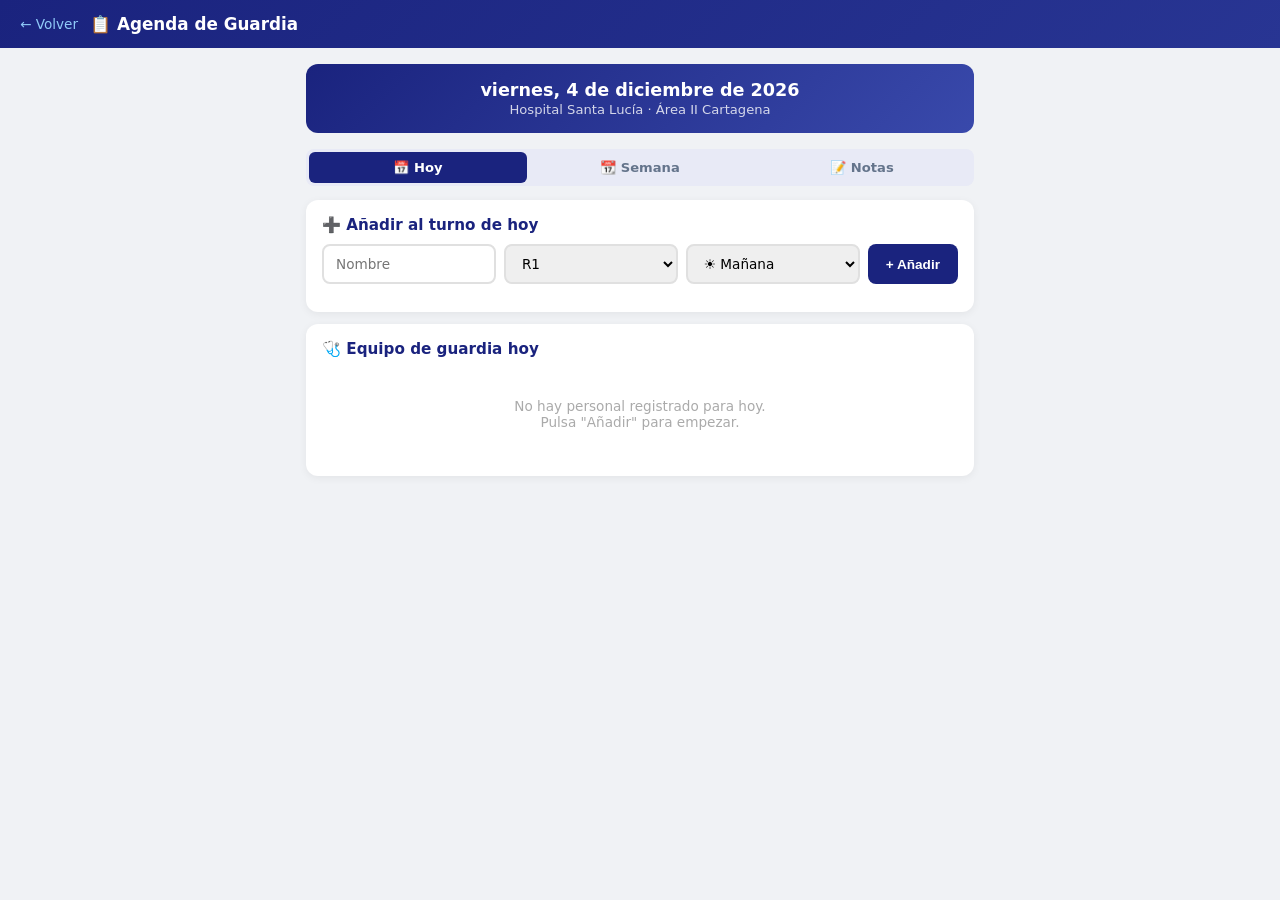
<file: agenda-guardia.html>
<!DOCTYPE html>
<html lang="es">
<head>
<meta charset="UTF-8">
<meta name="viewport" content="width=device-width, initial-scale=1.0, maximum-scale=5.0">
<title>Agenda de Guardia | Área II Cartagena</title>
<style>
*{margin:0;padding:0;box-sizing:border-box}
:root{--green:#1a6b4a;--green-l:#e8f5e9;--bg:#f0f2f5;--card:#fff;--text:#1a1a2e;--muted:#64748b;--r:12px}
body{font-family:'Segoe UI',system-ui,sans-serif;background:var(--bg);color:var(--text);min-height:100vh}
.nav{background:linear-gradient(135deg,#1a237e,#283593);padding:14px 20px;color:#fff;display:flex;align-items:center;gap:12px;position:sticky;top:0;z-index:100}
.nav h1{font-size:1.05rem;font-weight:700}.nav a{color:#90caf9;text-decoration:none;font-size:.85rem}
.container{max-width:700px;margin:0 auto;padding:16px}
.today-bar{background:linear-gradient(135deg,#1a237e,#3949ab);color:#fff;border-radius:var(--r);padding:16px 20px;margin-bottom:16px;text-align:center}
.today-bar .date{font-size:1.1rem;font-weight:700}.today-bar .sub{font-size:.82rem;opacity:.8;margin-top:2px}
.card{background:var(--card);border-radius:var(--r);padding:16px;box-shadow:0 2px 8px rgba(0,0,0,.06);margin-bottom:12px}
.card h3{font-size:.95rem;color:#1a237e;margin-bottom:10px;display:flex;align-items:center;gap:8px}
.guard-form{display:flex;gap:8px;flex-wrap:wrap;margin-bottom:12px}
.guard-form input,.guard-form select{padding:9px 12px;border:2px solid #e0e0e0;border-radius:8px;font-size:.85rem;font-family:inherit;flex:1;min-width:120px}
.guard-form input:focus,.guard-form select:focus{outline:none;border-color:#1a237e}
.btn-add{background:#1a237e;color:#fff;border:none;padding:9px 18px;border-radius:8px;font-size:.85rem;font-weight:700;cursor:pointer;white-space:nowrap}
.guard-list{display:flex;flex-direction:column;gap:8px}
.guard-item{display:flex;align-items:center;gap:10px;padding:12px;border:1px solid #e8eaf6;border-radius:8px;background:#f5f5ff;transition:all .2s}
.guard-item:hover{background:#e8eaf6}
.guard-item .avatar{width:36px;height:36px;border-radius:50%;background:#c5cae9;display:flex;align-items:center;justify-content:center;font-size:.85rem;font-weight:700;color:#1a237e;flex-shrink:0}
.guard-item .info{flex:1}
.guard-item .name{font-weight:600;font-size:.88rem;color:#1a237e}
.guard-item .role{font-size:.76rem;color:var(--muted)}
.guard-item .time{font-size:.78rem;color:#3949ab;font-weight:600;background:#e8eaf6;padding:4px 8px;border-radius:6px}
.guard-item .actions{display:flex;gap:4px}
.guard-item .actions button{background:none;border:none;font-size:1rem;cursor:pointer;padding:4px;border-radius:4px}
.guard-item .actions button:hover{background:#e8eaf6}
.tab-bar{display:flex;gap:4px;margin-bottom:14px;background:#e8eaf6;border-radius:8px;padding:3px}
.tab-bar button{flex:1;padding:8px;border:none;border-radius:6px;cursor:pointer;font-size:.82rem;font-weight:600;font-family:inherit;background:transparent;color:var(--muted)}
.tab-bar button.active{background:#1a237e;color:#fff}
.notes-area{min-height:100px;border:2px solid #e0e0e0;border-radius:8px;padding:12px;font-family:inherit;font-size:.88rem;width:100%;resize:vertical}
.notes-area:focus{outline:none;border-color:#1a237e}
.empty{text-align:center;padding:30px;color:#aaa;font-size:.85rem}
.badge{display:inline-block;padding:2px 8px;border-radius:10px;font-size:.7rem;font-weight:700}
.badge-r1{background:#e8f5e9;color:#1b5e20}.badge-r2{background:#e3f2fd;color:#0d47a1}.badge-r3{background:#fce4ec;color:#880e4f}.badge-r4{background:#fff3e0;color:#e65100}.badge-adj{background:#f3e5f5;color:#4a148c}
</style>
</head>
<body>
<div class="nav"><a href="javascript:history.back()">← Volver</a><h1>📋 Agenda de Guardia</h1></div>
<div class="container">
    <div class="today-bar">
        <div class="date" id="todayDate"></div>
        <div class="sub">Hospital Santa Lucía · Área II Cartagena</div>
    </div>

    <div class="tab-bar">
        <button class="active" onclick="showGuardTab('hoy',this)">📅 Hoy</button>
        <button onclick="showGuardTab('semana',this)">📆 Semana</button>
        <button onclick="showGuardTab('notas',this)">📝 Notas</button>
    </div>

    <div id="tab-hoy">
        <div class="card">
            <h3>➕ Añadir al turno de hoy</h3>
            <div class="guard-form">
                <input type="text" id="guardNombre" placeholder="Nombre">
                <select id="guardRol">
                    <option value="R1">R1</option><option value="R2">R2</option><option value="R3">R3</option><option value="R4">R4</option>
                    <option value="Adjunto">Adjunto</option><option value="Enfermería">Enfermería</option><option value="MIR otro">MIR otro</option>
                </select>
                <select id="guardTurno">
                    <option value="08:00-15:00">☀️ Mañana</option><option value="15:00-22:00">🌆 Tarde</option><option value="22:00-08:00">🌙 Noche</option><option value="08:00-08:00">🔄 24h</option>
                </select>
                <button class="btn-add" onclick="addGuard()">+ Añadir</button>
            </div>
        </div>

        <div class="card">
            <h3>🩺 Equipo de guardia hoy</h3>
            <div class="guard-list" id="guardList">
                <div class="empty">No hay personal registrado para hoy.<br>Pulsa "Añadir" para empezar.</div>
            </div>
        </div>
    </div>

    <div id="tab-semana" style="display:none;">
        <div class="card">
            <h3>📆 Guardias esta semana</h3>
            <div id="weekView"></div>
        </div>
    </div>

    <div id="tab-notas" style="display:none;">
        <div class="card">
            <h3>📝 Notas de guardia</h3>
            <p style="font-size:.8rem;color:var(--muted);margin-bottom:8px;">Apuntes generales, cambios de turno, avisos importantes...</p>
            <textarea class="notes-area" id="guardNotas" placeholder="Escribe notas para el equipo de guardia..." oninput="saveNotes()"></textarea>
            <div style="margin-top:8px;display:flex;gap:8px;">
                <button onclick="copyNotes()" style="padding:8px 14px;background:#e8eaf6;border:1px solid #c5cae9;border-radius:6px;cursor:pointer;font-size:.8rem;font-weight:600;color:#1a237e;font-family:inherit;">📋 Copiar</button>
                <button onclick="if(confirm('¿Borrar notas?')){document.getElementById('guardNotas').value='';saveNotes();}" style="padding:8px 14px;background:#fef2f2;border:1px solid #fca5a5;border-radius:6px;cursor:pointer;font-size:.8rem;font-weight:600;color:#dc2626;font-family:inherit;">🗑️ Borrar</button>
            </div>
        </div>
    </div>
</div>

<script>
var guards=JSON.parse(localStorage.getItem('guardias_hoy')||'[]');
var today=new Date();
var opts={weekday:'long',year:'numeric',month:'long',day:'numeric'};
document.getElementById('todayDate').textContent=today.toLocaleDateString('es-ES',opts);

// Check if stored date is today, otherwise clear
var storedDate=localStorage.getItem('guardias_fecha');
var todayStr=today.toISOString().split('T')[0];
if(storedDate!==todayStr){
    guards=[];
    localStorage.setItem('guardias_hoy','[]');
    localStorage.setItem('guardias_fecha',todayStr);
}

function addGuard(){
    var nombre=document.getElementById('guardNombre').value.trim();
    if(!nombre){alert('Escribe un nombre');return;}
    var rol=document.getElementById('guardRol').value;
    var turno=document.getElementById('guardTurno').value;
    guards.push({nombre:nombre,rol:rol,turno:turno,id:Date.now()});
    localStorage.setItem('guardias_hoy',JSON.stringify(guards));
    localStorage.setItem('guardias_fecha',todayStr);
    document.getElementById('guardNombre').value='';
    renderGuards();
    // Save to week
    var week=JSON.parse(localStorage.getItem('guardias_semana')||'{}');
    if(!week[todayStr]) week[todayStr]=[];
    week[todayStr]=guards;
    localStorage.setItem('guardias_semana',JSON.stringify(week));
}

function removeGuard(id){
    guards=guards.filter(g=>g.id!==id);
    localStorage.setItem('guardias_hoy',JSON.stringify(guards));
    renderGuards();
}

function renderGuards(){
    var el=document.getElementById('guardList');
    if(guards.length===0){
        el.innerHTML='<div class="empty">No hay personal registrado para hoy.<br>Pulsa "Añadir" para empezar.</div>';
        return;
    }
    var badgeClass={'R1':'badge-r1','R2':'badge-r2','R3':'badge-r3','R4':'badge-r4','Adjunto':'badge-adj','Enfermería':'badge-r2','MIR otro':'badge-r1'};
    var h='';
    guards.forEach(function(g){
        var initials=g.nombre.split(' ').map(w=>w[0]).join('').toUpperCase().substring(0,2);
        h+='<div class="guard-item">';
        h+='<div class="avatar">'+initials+'</div>';
        h+='<div class="info"><div class="name">'+g.nombre+' <span class="badge '+(badgeClass[g.rol]||'badge-r1')+'">'+g.rol+'</span></div>';
        h+='<div class="role">'+g.turno+'</div></div>';
        h+='<div class="actions"><button onclick="removeGuard('+g.id+')" title="Eliminar">🗑️</button></div>';
        h+='</div>';
    });
    el.innerHTML=h;
}

function showGuardTab(tab,btn){
    document.querySelectorAll('.tab-bar button').forEach(b=>b.classList.remove('active'));
    btn.classList.add('active');
    document.getElementById('tab-hoy').style.display=tab==='hoy'?'block':'none';
    document.getElementById('tab-semana').style.display=tab==='semana'?'block':'none';
    document.getElementById('tab-notas').style.display=tab==='notas'?'block':'none';
    if(tab==='semana') renderWeek();
}

function renderWeek(){
    var week=JSON.parse(localStorage.getItem('guardias_semana')||'{}');
    var el=document.getElementById('weekView');
    var h='';
    var d=new Date();d.setDate(d.getDate()-d.getDay()+1);
    for(var i=0;i<7;i++){
        var ds=d.toISOString().split('T')[0];
        var dayName=d.toLocaleDateString('es-ES',{weekday:'short',day:'numeric'});
        var isToday=ds===todayStr;
        var dayGuards=week[ds]||[];
        h+='<div style="padding:10px;border-bottom:1px solid #e8eaf6;'+(isToday?'background:#e8eaf6;border-radius:8px;':'')+'margin-bottom:4px;">';
        h+='<div style="font-weight:700;font-size:.85rem;color:'+(isToday?'#1a237e':'#666')+';">'+dayName+(isToday?' (hoy)':'')+'</div>';
        if(dayGuards.length>0){
            dayGuards.forEach(function(g){
                h+='<div style="font-size:.8rem;color:#555;margin-top:2px;">• '+g.nombre+' <span class="badge '+(({'R1':'badge-r1','R2':'badge-r2','R3':'badge-r3','R4':'badge-r4','Adjunto':'badge-adj'})[g.rol]||'badge-r1')+'">'+g.rol+'</span> '+g.turno+'</div>';
            });
        } else {
            h+='<div style="font-size:.78rem;color:#ccc;">Sin registros</div>';
        }
        h+='</div>';
        d.setDate(d.getDate()+1);
    }
    el.innerHTML=h;
}

function saveNotes(){localStorage.setItem('guardias_notas',document.getElementById('guardNotas').value);}
function copyNotes(){navigator.clipboard.writeText(document.getElementById('guardNotas').value).then(()=>alert('✅ Notas copiadas'));}

// Init
renderGuards();
document.getElementById('guardNotas').value=localStorage.getItem('guardias_notas')||'';
</script>
</body>
</html>
</file>
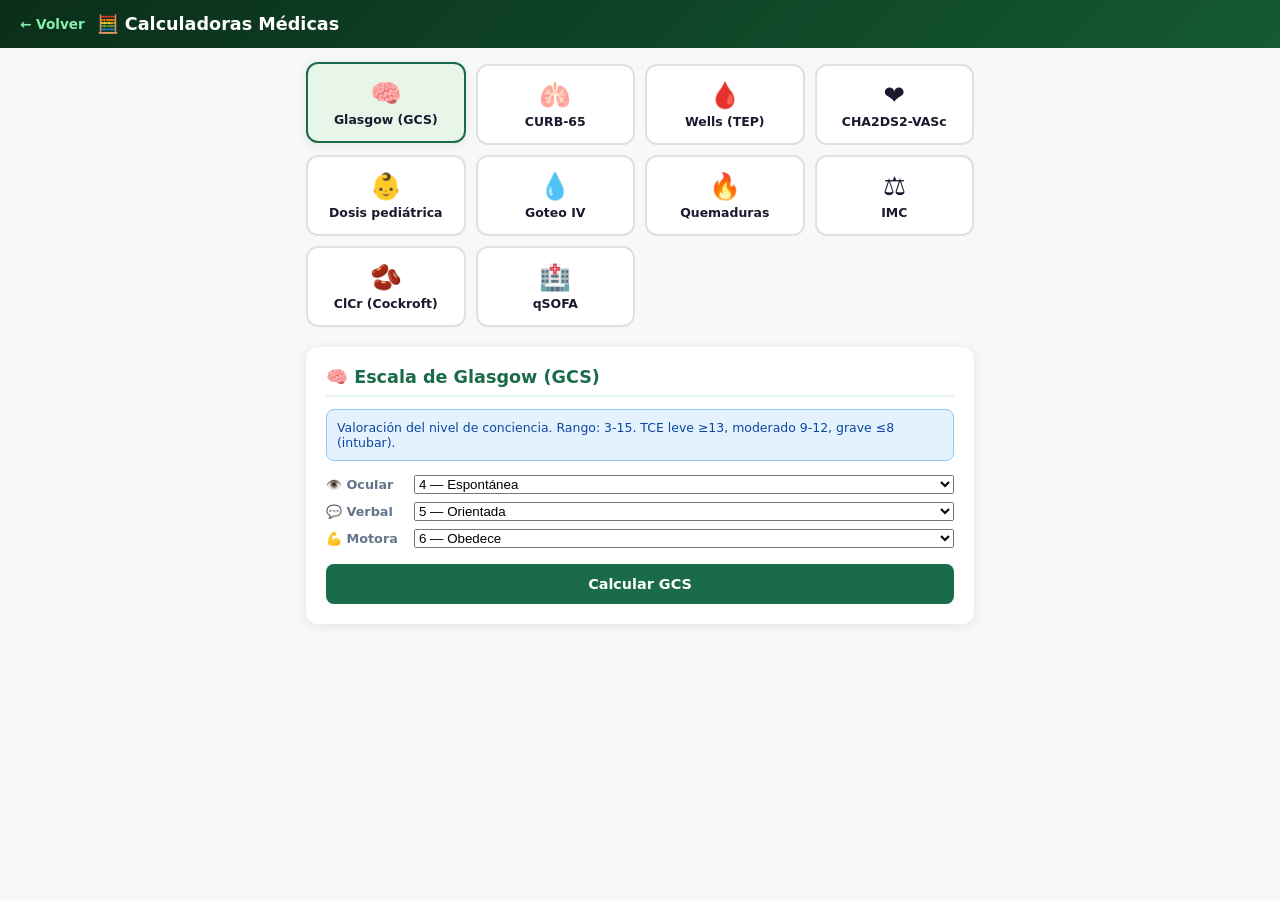
<file: calculadoras.html>
<!DOCTYPE html>
<html lang="es">
<head>
<meta charset="UTF-8">
<meta name="viewport" content="width=device-width, initial-scale=1.0, maximum-scale=5.0">
<title>Calculadoras Médicas | Área II Cartagena</title>
<style>
*{margin:0;padding:0;box-sizing:border-box}
:root{--green:#1a6b4a;--green-light:#e8f5e9;--bg:#f7f8fa;--card:#fff;--text:#1a1a2e;--muted:#64748b;--radius:12px;--shadow:0 2px 12px rgba(0,0,0,.08)}
body{font-family:'Segoe UI',system-ui,sans-serif;background:var(--bg);color:var(--text);min-height:100vh}
.nav{background:linear-gradient(135deg,#0a2e1a,#145a32);padding:14px 20px;color:#fff;display:flex;align-items:center;gap:12px;position:sticky;top:0;z-index:100}
.nav h1{font-size:1.1rem;font-weight:700}
.nav a{color:#86efac;text-decoration:none;font-size:.85rem;font-weight:600}
.container{max-width:700px;margin:0 auto;padding:16px}
.calc-grid{display:grid;grid-template-columns:repeat(auto-fill,minmax(150px,1fr));gap:10px;margin-bottom:20px}
.calc-btn{background:var(--card);border:2px solid #e0e0e0;border-radius:var(--radius);padding:14px 10px;cursor:pointer;text-align:center;transition:all .2s;font-family:inherit}
.calc-btn:hover,.calc-btn.active{border-color:var(--green);background:var(--green-light);transform:translateY(-2px);box-shadow:var(--shadow)}
.calc-btn .icon{font-size:1.6rem;margin-bottom:4px}
.calc-btn .label{font-size:.78rem;font-weight:700;color:var(--text)}
.calc-panel{display:none;background:var(--card);border-radius:var(--radius);padding:20px;box-shadow:var(--shadow);margin-bottom:20px}
.calc-panel.active{display:block}
.calc-panel h2{font-size:1.1rem;color:var(--green);margin-bottom:12px;padding-bottom:8px;border-bottom:2px solid var(--green-light)}
.field{margin-bottom:12px}
.field label{display:block;font-size:.82rem;font-weight:600;color:var(--muted);margin-bottom:4px}
.field select,.field input{width:100%;padding:10px 12px;border:2px solid #e0e0e0;border-radius:8px;font-size:.9rem;font-family:inherit;background:#fff}
.field select:focus,.field input:focus{outline:none;border-color:var(--green)}
.radio-group{display:flex;flex-wrap:wrap;gap:6px}
.radio-group label{padding:8px 14px;border:2px solid #e0e0e0;border-radius:8px;cursor:pointer;font-size:.82rem;font-weight:600;transition:all .2s}
.radio-group input{display:none}
.radio-group input:checked+span{background:var(--green);color:#fff;border-color:var(--green)}
.radio-group label:has(input:checked){background:var(--green);color:#fff;border-color:var(--green)}
.btn-calc{background:var(--green);color:#fff;border:none;padding:12px 24px;border-radius:8px;font-size:.9rem;font-weight:700;cursor:pointer;width:100%;margin-top:8px;font-family:inherit}
.btn-calc:hover{opacity:.9}
.result-box{margin-top:14px;padding:16px;border-radius:var(--radius);font-size:.95rem;line-height:1.6;display:none}
.result-box.show{display:block}
.result-box.green{background:#e8f5e9;border:2px solid #66bb6a;color:#1b5e20}
.result-box.yellow{background:#fff8e1;border:2px solid #ffc107;color:#6d4c00}
.result-box.orange{background:#fff3e0;border:2px solid #ff9800;color:#e65100}
.result-box.red{background:#fef2f2;border:2px solid #ef5350;color:#b71c1c}
.result-box .score{font-size:2rem;font-weight:800;text-align:center;margin-bottom:6px}
.result-box .interpret{font-weight:600;text-align:center;margin-bottom:8px}
.info-box{background:#e3f2fd;border:1px solid #90caf9;border-radius:8px;padding:10px;font-size:.78rem;color:#0d47a1;margin-bottom:14px}
.gcs-row{display:flex;gap:8px;margin-bottom:8px;align-items:center}
.gcs-row .gcs-label{width:80px;font-size:.8rem;font-weight:700;color:var(--muted);flex-shrink:0}
.gcs-row select{flex:1}
</style>
</head>
<body>
<div class="nav">
    <a href="javascript:history.back()">← Volver</a>
    <h1>🧮 Calculadoras Médicas</h1>
</div>
<div class="container">
    <div class="calc-grid">
        <div class="calc-btn active" onclick="showCalc('glasgow')"><div class="icon">🧠</div><div class="label">Glasgow (GCS)</div></div>
        <div class="calc-btn" onclick="showCalc('curb65')"><div class="icon">🫁</div><div class="label">CURB-65</div></div>
        <div class="calc-btn" onclick="showCalc('wells')"><div class="icon">🩸</div><div class="label">Wells (TEP)</div></div>
        <div class="calc-btn" onclick="showCalc('chads')"><div class="icon">❤️</div><div class="label">CHA2DS2-VASc</div></div>
        <div class="calc-btn" onclick="showCalc('pedia')"><div class="icon">👶</div><div class="label">Dosis pediátrica</div></div>
        <div class="calc-btn" onclick="showCalc('goteo')"><div class="icon">💧</div><div class="label">Goteo IV</div></div>
        <div class="calc-btn" onclick="showCalc('quemadura')"><div class="icon">🔥</div><div class="label">Quemaduras</div></div>
        <div class="calc-btn" onclick="showCalc('imc')"><div class="icon">⚖️</div><div class="label">IMC</div></div>
        <div class="calc-btn" onclick="showCalc('aclaramiento')"><div class="icon">🫘</div><div class="label">ClCr (Cockroft)</div></div>
        <div class="calc-btn" onclick="showCalc('sofa')"><div class="icon">🏥</div><div class="label">qSOFA</div></div>
    </div>

    <!-- GLASGOW -->
    <div class="calc-panel active" id="calc-glasgow">
        <h2>🧠 Escala de Glasgow (GCS)</h2>
        <div class="info-box">Valoración del nivel de conciencia. Rango: 3-15. TCE leve ≥13, moderado 9-12, grave ≤8 (intubar).</div>
        <div class="gcs-row"><div class="gcs-label">👁️ Ocular</div><select id="gcs-eye"><option value="4">4 — Espontánea</option><option value="3">3 — A la voz</option><option value="2">2 — Al dolor</option><option value="1">1 — Ninguna</option></select></div>
        <div class="gcs-row"><div class="gcs-label">💬 Verbal</div><select id="gcs-verbal"><option value="5">5 — Orientada</option><option value="4">4 — Confusa</option><option value="3">3 — Inapropiada</option><option value="2">2 — Incomprensible</option><option value="1">1 — Ninguna</option></select></div>
        <div class="gcs-row"><div class="gcs-label">💪 Motora</div><select id="gcs-motor"><option value="6">6 — Obedece</option><option value="5">5 — Localiza</option><option value="4">4 — Retira</option><option value="3">3 — Flexión anormal</option><option value="2">2 — Extensión</option><option value="1">1 — Ninguna</option></select></div>
        <button class="btn-calc" onclick="calcGlasgow()">Calcular GCS</button>
        <div class="result-box" id="res-glasgow"></div>
    </div>

    <!-- CURB-65 -->
    <div class="calc-panel" id="calc-curb65">
        <h2>🫁 CURB-65 — Neumonía</h2>
        <div class="info-box">Gravedad de la neumonía adquirida en comunidad. Decide manejo ambulatorio vs hospitalario.</div>
        <div class="field"><label><input type="checkbox" id="curb-c"> <strong>C</strong>onfusión mental (desorientación temporo-espacial)</label></div>
        <div class="field"><label><input type="checkbox" id="curb-u"> <strong>U</strong>rea > 44 mg/dL (BUN > 20)</label></div>
        <div class="field"><label><input type="checkbox" id="curb-r"> <strong>R</strong>espiración ≥ 30 rpm</label></div>
        <div class="field"><label><input type="checkbox" id="curb-b"> <strong>B</strong>lood pressure: PAS < 90 o PAD ≤ 60 mmHg</label></div>
        <div class="field"><label><input type="checkbox" id="curb-65"> Edad ≥ <strong>65</strong> años</label></div>
        <button class="btn-calc" onclick="calcCURB65()">Calcular CURB-65</button>
        <div class="result-box" id="res-curb65"></div>
    </div>

    <!-- WELLS TEP -->
    <div class="calc-panel" id="calc-wells">
        <h2>🩸 Wells — TEP</h2>
        <div class="info-box">Probabilidad clínica de tromboembolismo pulmonar. Determina necesidad de angioTAC / Dímero-D.</div>
        <div class="field"><label><input type="checkbox" id="wells-1"> Signos/síntomas de TVP (+3)</label></div>
        <div class="field"><label><input type="checkbox" id="wells-2"> Diagnóstico alternativo menos probable que TEP (+3)</label></div>
        <div class="field"><label><input type="checkbox" id="wells-3"> FC > 100 lpm (+1.5)</label></div>
        <div class="field"><label><input type="checkbox" id="wells-4"> Inmovilización ≥3 días o cirugía en 4 semanas (+1.5)</label></div>
        <div class="field"><label><input type="checkbox" id="wells-5"> TEP o TVP previos (+1.5)</label></div>
        <div class="field"><label><input type="checkbox" id="wells-6"> Hemoptisis (+1)</label></div>
        <div class="field"><label><input type="checkbox" id="wells-7"> Cáncer activo (tratamiento en 6 meses) (+1)</label></div>
        <button class="btn-calc" onclick="calcWells()">Calcular Wells</button>
        <div class="result-box" id="res-wells"></div>
    </div>

    <!-- CHA2DS2-VASc -->
    <div class="calc-panel" id="calc-chads">
        <h2>❤️ CHA2DS2-VASc</h2>
        <div class="info-box">Riesgo de ictus en fibrilación auricular. Indica necesidad de anticoagulación.</div>
        <div class="field"><label><input type="checkbox" id="chads-c"> <strong>C</strong> — Insuficiencia cardíaca / FEVI ≤40% (+1)</label></div>
        <div class="field"><label><input type="checkbox" id="chads-h"> <strong>H</strong> — Hipertensión (+1)</label></div>
        <div class="field"><label><input type="checkbox" id="chads-a2"> <strong>A2</strong> — Edad ≥ 75 años (+2)</label></div>
        <div class="field"><label><input type="checkbox" id="chads-d"> <strong>D</strong> — Diabetes mellitus (+1)</label></div>
        <div class="field"><label><input type="checkbox" id="chads-s2"> <strong>S2</strong> — Ictus / AIT / tromboembolia previa (+2)</label></div>
        <div class="field"><label><input type="checkbox" id="chads-v"> <strong>V</strong> — Enfermedad vascular (IAM, arteriopatía, placa aórtica) (+1)</label></div>
        <div class="field"><label><input type="checkbox" id="chads-a"> <strong>A</strong> — Edad 65-74 años (+1)</label></div>
        <div class="field"><label><input type="checkbox" id="chads-sc"> <strong>Sc</strong> — Sexo femenino (+1)</label></div>
        <button class="btn-calc" onclick="calcCHADS()">Calcular CHA2DS2-VASc</button>
        <div class="result-box" id="res-chads"></div>
    </div>

    <!-- DOSIS PEDIATRICA -->
    <div class="calc-panel" id="calc-pedia">
        <h2>👶 Dosis Pediátrica por Peso</h2>
        <div class="info-box">Calcula la dosis según el peso del niño. Verifica siempre con el vademécum la dosis máxima.</div>
        <div class="field"><label>Peso del niño (kg)</label><input type="number" id="pedia-peso" placeholder="ej: 12" step="0.1"></div>
        <div class="field"><label>Fármaco</label>
            <select id="pedia-farmaco">
                <option value="10,40,8">Amoxicilina (40-80 mg/kg/día, c/8h)</option>
                <option value="10,50,8">Amoxi-clavulánico (50-80 mg/kg/día, c/8h)</option>
                <option value="7.5,15,12">Ibuprofeno (20-40 mg/kg/día, c/6-8h)</option>
                <option value="10,15,6">Paracetamol (40-60 mg/kg/día, c/4-6h)</option>
                <option value="5,10,12">Azitromicina (10 mg/kg/día, c/24h x 3d)</option>
                <option value="3,6,12">Cefalexina (25-50 mg/kg/día, c/6-8h)</option>
                <option value="7,14,12">Cefuroxima (20-30 mg/kg/día, c/12h)</option>
                <option value="0.1,0.3,8">Dexametasona (0.15-0.6 mg/kg, dosis única)</option>
                <option value="0.5,1,6">Prednisolona (1-2 mg/kg/día, c/12-24h)</option>
                <option value="0.01,0.01,0">Adrenalina IM (0.01 mg/kg, máx 0.5mg)</option>
            </select>
        </div>
        <button class="btn-calc" onclick="calcPedia()">Calcular Dosis</button>
        <div class="result-box" id="res-pedia"></div>
    </div>

    <!-- GOTEO IV -->
    <div class="calc-panel" id="calc-goteo">
        <h2>💧 Cálculo de Goteo IV</h2>
        <div class="info-box">Velocidad de perfusión intravenosa. 1 mL = 20 gotas (sistema estándar) o 60 microgotas.</div>
        <div class="field"><label>Volumen a infundir (mL)</label><input type="number" id="goteo-vol" placeholder="ej: 500"></div>
        <div class="field"><label>Tiempo de infusión (horas)</label><input type="number" id="goteo-horas" placeholder="ej: 8" step="0.5"></div>
        <div class="field"><label>Sistema</label><select id="goteo-sistema"><option value="20">Macrogotero (20 gtas/mL)</option><option value="60">Microgotero (60 μgtas/mL)</option></select></div>
        <button class="btn-calc" onclick="calcGoteo()">Calcular Goteo</button>
        <div class="result-box" id="res-goteo"></div>
    </div>

    <!-- QUEMADURAS -->
    <div class="calc-panel" id="calc-quemadura">
        <h2>🔥 Superficie Corporal Quemada (SCQ)</h2>
        <div class="info-box">Regla de los 9 de Wallace + Fórmula de Parkland para reposición hídrica en las primeras 24h.</div>
        <div class="field"><label>Peso del paciente (kg)</label><input type="number" id="burn-peso" placeholder="ej: 70"></div>
        <div style="display:grid;grid-template-columns:1fr 1fr;gap:8px;">
            <div class="field"><label>Cabeza (%)</label><input type="number" id="burn-head" value="0" max="9"></div>
            <div class="field"><label>Tronco anterior (%)</label><input type="number" id="burn-chestf" value="0" max="18"></div>
            <div class="field"><label>Tronco posterior (%)</label><input type="number" id="burn-chestb" value="0" max="18"></div>
            <div class="field"><label>Brazo dcho (%)</label><input type="number" id="burn-armr" value="0" max="9"></div>
            <div class="field"><label>Brazo izdo (%)</label><input type="number" id="burn-arml" value="0" max="9"></div>
            <div class="field"><label>Pierna dcha (%)</label><input type="number" id="burn-legr" value="0" max="18"></div>
            <div class="field"><label>Pierna izda (%)</label><input type="number" id="burn-legl" value="0" max="18"></div>
            <div class="field"><label>Genitales (%)</label><input type="number" id="burn-gen" value="0" max="1"></div>
        </div>
        <button class="btn-calc" onclick="calcBurn()">Calcular SCQ + Parkland</button>
        <div class="result-box" id="res-quemadura"></div>
    </div>

    <!-- IMC -->
    <div class="calc-panel" id="calc-imc">
        <h2>⚖️ Índice de Masa Corporal</h2>
        <div class="field"><label>Peso (kg)</label><input type="number" id="imc-peso" placeholder="ej: 75" step="0.1"></div>
        <div class="field"><label>Altura (cm)</label><input type="number" id="imc-altura" placeholder="ej: 170"></div>
        <button class="btn-calc" onclick="calcIMC()">Calcular IMC</button>
        <div class="result-box" id="res-imc"></div>
    </div>

    <!-- ACLARAMIENTO CREATININA -->
    <div class="calc-panel" id="calc-aclaramiento">
        <h2>🫘 Aclaramiento de Creatinina (Cockroft-Gault)</h2>
        <div class="info-box">ClCr (mL/min) = [(140-edad) × peso] / (72 × Cr). ×0.85 si mujer.</div>
        <div class="field"><label>Edad (años)</label><input type="number" id="clcr-edad" placeholder="ej: 65"></div>
        <div class="field"><label>Peso (kg)</label><input type="number" id="clcr-peso" placeholder="ej: 70"></div>
        <div class="field"><label>Creatinina sérica (mg/dL)</label><input type="number" id="clcr-cr" placeholder="ej: 1.2" step="0.01"></div>
        <div class="field"><label>Sexo</label><select id="clcr-sexo"><option value="1">Hombre</option><option value="0.85">Mujer</option></select></div>
        <button class="btn-calc" onclick="calcClCr()">Calcular ClCr</button>
        <div class="result-box" id="res-aclaramiento"></div>
    </div>

    <!-- qSOFA -->
    <div class="calc-panel" id="calc-sofa">
        <h2>🏥 qSOFA — Quick SOFA</h2>
        <div class="info-box">Cribado de sepsis fuera de UCI. ≥2 puntos: alto riesgo de mortalidad. Valorar ingreso UCI.</div>
        <div class="field"><label><input type="checkbox" id="sofa-1"> PAS ≤ 100 mmHg (+1)</label></div>
        <div class="field"><label><input type="checkbox" id="sofa-2"> FR ≥ 22 rpm (+1)</label></div>
        <div class="field"><label><input type="checkbox" id="sofa-3"> Alteración del nivel de conciencia — Glasgow < 15 (+1)</label></div>
        <button class="btn-calc" onclick="calcSOFA()">Calcular qSOFA</button>
        <div class="result-box" id="res-sofa"></div>
    </div>
</div>

<script>
function showCalc(id){
    document.querySelectorAll('.calc-panel').forEach(p=>p.classList.remove('active'));
    document.querySelectorAll('.calc-btn').forEach(b=>b.classList.remove('active'));
    document.getElementById('calc-'+id).classList.add('active');
    event.currentTarget.classList.add('active');
}

function showResult(el,cls,html){
    el.className='result-box show '+cls;
    el.innerHTML=html;
}

function calcGlasgow(){
    var e=+document.getElementById('gcs-eye').value;
    var v=+document.getElementById('gcs-verbal').value;
    var m=+document.getElementById('gcs-motor').value;
    var t=e+v+m;
    var cls,txt;
    if(t>=13){cls='green';txt='TCE LEVE';}
    else if(t>=9){cls='yellow';txt='TCE MODERADO';}
    else{cls='red';txt='TCE GRAVE — Valorar IOT';}
    showResult(document.getElementById('res-glasgow'),cls,
        '<div class="score">GCS: '+t+'/15</div><div class="interpret">'+txt+'</div>'+
        '<div style="font-size:.82rem;">Ocular: E'+e+' · Verbal: V'+v+' · Motora: M'+m+'</div>'+
        (t<=8?'<div style="margin-top:8px;font-weight:700;color:#b71c1c;">⚠️ GCS ≤8: Considerar intubación orotraqueal</div>':''));
}

function calcCURB65(){
    var s=(document.getElementById('curb-c').checked?1:0)+(document.getElementById('curb-u').checked?1:0)+
          (document.getElementById('curb-r').checked?1:0)+(document.getElementById('curb-b').checked?1:0)+
          (document.getElementById('curb-65').checked?1:0);
    var cls,txt;
    if(s<=1){cls='green';txt='Bajo riesgo — Tratamiento AMBULATORIO';}
    else if(s===2){cls='yellow';txt='Riesgo intermedio — Considerar INGRESO u observación';}
    else{cls='red';txt='Alto riesgo — INGRESO hospitalario (≥4: valorar UCI)';}
    var mort=['<1%','~3%','~9%','~17%','~42%','~57%'];
    showResult(document.getElementById('res-curb65'),cls,
        '<div class="score">CURB-65: '+s+'/5</div><div class="interpret">'+txt+'</div>'+
        '<div style="font-size:.82rem;">Mortalidad estimada a 30 días: '+mort[s]+'</div>');
}

function calcWells(){
    var pts=[3,3,1.5,1.5,1.5,1,1];
    var s=0;
    for(var i=0;i<7;i++) if(document.getElementById('wells-'+(i+1)).checked) s+=pts[i];
    var cls,txt;
    if(s<=4){cls='green';txt='Probabilidad BAJA/INTERMEDIA — Solicitar Dímero-D';}
    else{cls='red';txt='Probabilidad ALTA — AngioTAC directo (no esperar Dímero-D)';}
    showResult(document.getElementById('res-wells'),cls,
        '<div class="score">Wells: '+s+' pts</div><div class="interpret">'+txt+'</div>'+
        '<div style="font-size:.82rem;">'+(s<=1?'Baja (<2%)':s<=4?'Intermedia (2-6%)':'Alta (>6%)')+ ' probabilidad de TEP</div>');
}

function calcCHADS(){
    var pts=[1,1,2,1,2,1,1,1];
    var ids=['c','h','a2','d','s2','v','a','sc'];
    var s=0;
    for(var i=0;i<8;i++) if(document.getElementById('chads-'+ids[i]).checked) s+=pts[i];
    var cls,txt;
    if(s===0){cls='green';txt='Bajo riesgo — No anticoagulación (considerar si factores de riesgo)';}
    else if(s===1){cls='yellow';txt='Bajo-intermedio — Considerar anticoagulación (ACOD preferible)';}
    else{cls='red';txt='Alto riesgo — ANTICOAGULACIÓN indicada (ACOD o AVK)';}
    var riesgo=['0%','1.3%','2.2%','3.2%','4%','6.7%','9.8%','9.6%','6.7%','15.2%'];
    showResult(document.getElementById('res-chads'),cls,
        '<div class="score">CHA₂DS₂-VASc: '+s+'/9</div><div class="interpret">'+txt+'</div>'+
        '<div style="font-size:.82rem;">Riesgo anual de ictus: ~'+(riesgo[s]||'>15%')+'</div>');
}

function calcPedia(){
    var peso=+document.getElementById('pedia-peso').value;
    if(!peso||peso<=0){alert('Introduce el peso');return;}
    var v=document.getElementById('pedia-farmaco').value.split(',');
    var dMin=+v[0],dMax=+v[1],intervalo=+v[2];
    var dosisMin=(dMin*peso).toFixed(1);
    var dosisMax=(dMax*peso).toFixed(1);
    var nombre=document.getElementById('pedia-farmaco').options[document.getElementById('pedia-farmaco').selectedIndex].text;
    showResult(document.getElementById('res-pedia'),'green',
        '<div class="score">'+dosisMin+' — '+dosisMax+' mg/dosis</div>'+
        '<div class="interpret">'+nombre+'</div>'+
        '<div style="font-size:.82rem;">Peso: '+peso+' kg'+(intervalo?' · Cada '+intervalo+' horas':'')+'<br>Dosis diaria: '+(dosisMin*(intervalo?24/intervalo:1)).toFixed(0)+' — '+(dosisMax*(intervalo?24/intervalo:1)).toFixed(0)+' mg/día</div>'+
        '<div style="margin-top:8px;font-size:.78rem;color:#b71c1c;">⚠️ Verificar dosis máxima absoluta según vademécum</div>');
}

function calcGoteo(){
    var vol=+document.getElementById('goteo-vol').value;
    var hrs=+document.getElementById('goteo-horas').value;
    var factor=+document.getElementById('goteo-sistema').value;
    if(!vol||!hrs){alert('Introduce volumen y tiempo');return;}
    var mlh=(vol/hrs).toFixed(1);
    var gtsMin=((vol*factor)/(hrs*60)).toFixed(1);
    showResult(document.getElementById('res-goteo'),'green',
        '<div class="score">'+gtsMin+(factor===20?' gotas/min':' μgotas/min')+'</div>'+
        '<div class="interpret">'+mlh+' mL/hora</div>'+
        '<div style="font-size:.82rem;">'+vol+' mL en '+hrs+' horas · Sistema de '+factor+(factor===20?' gotas':' microgotas')+'/mL</div>');
}

function calcBurn(){
    var peso=+document.getElementById('burn-peso').value;
    var ids=['head','chestf','chestb','armr','arml','legr','legl','gen'];
    var scq=0;
    ids.forEach(function(id){scq+=+(document.getElementById('burn-'+id).value||0);});
    if(!peso){alert('Introduce el peso');return;}
    var parkland=4*peso*scq;
    var primera=parkland/2;
    var segunda=parkland/2;
    var cls=scq<15?'yellow':scq<30?'orange':'red';
    showResult(document.getElementById('res-quemadura'),cls,
        '<div class="score">SCQ: '+scq+'%</div>'+
        '<div class="interpret">'+(scq<10?'Quemadura menor':scq<20?'Quemadura moderada':'Quemadura GRAVE')+'</div>'+
        '<div style="font-size:.85rem;margin-top:8px;"><strong>Fórmula de Parkland (primeras 24h):</strong><br>'+
        'Total: <strong>'+parkland+' mL</strong> de Ringer Lactato<br>'+
        '→ 1ª mitad (0-8h): <strong>'+primera+' mL</strong> = '+(primera/8).toFixed(0)+' mL/h<br>'+
        '→ 2ª mitad (8-24h): <strong>'+segunda+' mL</strong> = '+(segunda/16).toFixed(0)+' mL/h</div>'+
        (scq>=20?'<div style="margin-top:8px;font-weight:700;color:#b71c1c;">⚠️ SCQ ≥20%: Derivar a Unidad de Quemados</div>':''));
}

function calcIMC(){
    var peso=+document.getElementById('imc-peso').value;
    var alt=+document.getElementById('imc-altura').value/100;
    if(!peso||!alt){alert('Introduce peso y altura');return;}
    var imc=(peso/(alt*alt)).toFixed(1);
    var cls,txt;
    if(imc<18.5){cls='yellow';txt='Bajo peso';}
    else if(imc<25){cls='green';txt='Normopeso';}
    else if(imc<30){cls='yellow';txt='Sobrepeso';}
    else if(imc<35){cls='orange';txt='Obesidad grado I';}
    else if(imc<40){cls='red';txt='Obesidad grado II';}
    else{cls='red';txt='Obesidad mórbida (grado III)';}
    showResult(document.getElementById('res-imc'),cls,
        '<div class="score">IMC: '+imc+'</div><div class="interpret">'+txt+'</div>');
}

function calcClCr(){
    var edad=+document.getElementById('clcr-edad').value;
    var peso=+document.getElementById('clcr-peso').value;
    var cr=+document.getElementById('clcr-cr').value;
    var sexo=+document.getElementById('clcr-sexo').value;
    if(!edad||!peso||!cr){alert('Completa todos los campos');return;}
    var clcr=(((140-edad)*peso)/(72*cr)*sexo).toFixed(1);
    var cls,txt;
    if(clcr>=90){cls='green';txt='Función renal normal';}
    else if(clcr>=60){cls='yellow';txt='ERC estadio 2 — Leve';}
    else if(clcr>=30){cls='orange';txt='ERC estadio 3 — Moderada. Ajustar dosis.';}
    else if(clcr>=15){cls='red';txt='ERC estadio 4 — Grave. Ajustar dosis.';}
    else{cls='red';txt='ERC estadio 5 — Terminal. Diálisis.';}
    showResult(document.getElementById('res-aclaramiento'),cls,
        '<div class="score">ClCr: '+clcr+' mL/min</div><div class="interpret">'+txt+'</div>'+
        '<div style="font-size:.82rem;">Cockroft-Gault · Sexo: '+(sexo===1?'Hombre':'Mujer')+' · Edad: '+edad+' · Peso: '+peso+' kg · Cr: '+cr+' mg/dL</div>');
}

function calcSOFA(){
    var s=(document.getElementById('sofa-1').checked?1:0)+(document.getElementById('sofa-2').checked?1:0)+(document.getElementById('sofa-3').checked?1:0);
    var cls,txt;
    if(s<2){cls='green';txt='Bajo riesgo — Continuar valoración clínica';}
    else{cls='red';txt='ALTO RIESGO de mortalidad — Valorar ingreso UCI. Iniciar protocolo SEPSIS.';}
    showResult(document.getElementById('res-sofa'),cls,
        '<div class="score">qSOFA: '+s+'/3</div><div class="interpret">'+txt+'</div>'+
        (s>=2?'<div style="font-size:.82rem;">qSOFA ≥2: Mortalidad ≥10%. Activar Código Sepsis si sospecha infección.</div>':''));
}
</script>
</body>
</html>
</file>
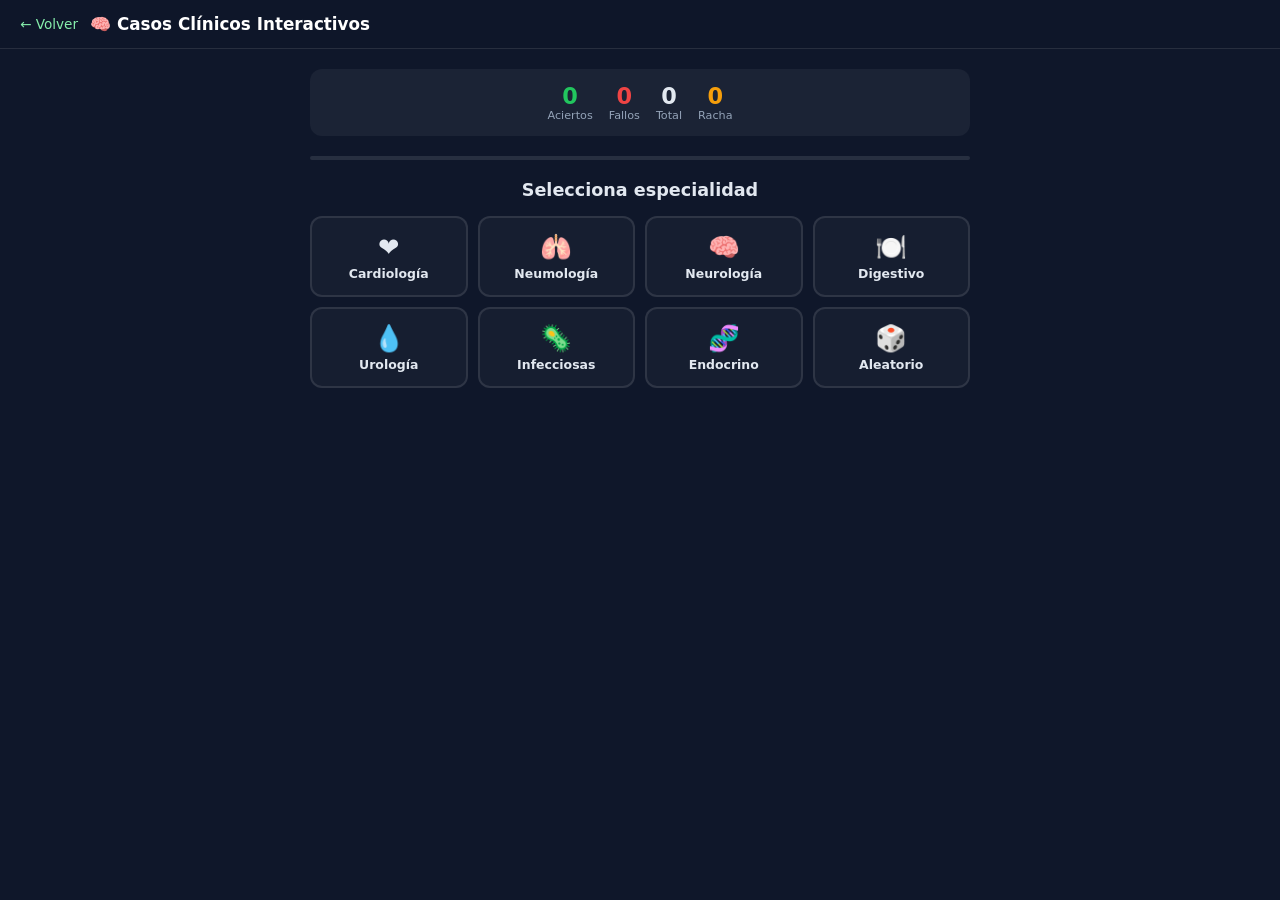
<file: casos-clinicos.html>
<!DOCTYPE html>
<html lang="es">
<head>
<meta charset="UTF-8">
<meta name="viewport" content="width=device-width, initial-scale=1.0">
<title>Casos Clínicos | Área II Cartagena</title>
<style>
*{margin:0;padding:0;box-sizing:border-box}
body{font-family:'Segoe UI',system-ui,sans-serif;background:#0f172a;color:#e2e8f0;min-height:100vh}
.nav{background:rgba(15,23,42,.9);padding:14px 20px;color:#fff;display:flex;align-items:center;gap:12px;position:sticky;top:0;z-index:100;backdrop-filter:blur(10px);border-bottom:1px solid rgba(255,255,255,.1)}
.nav h1{font-size:1.05rem}.nav a{color:#86efac;text-decoration:none;font-size:.85rem}
.container{max-width:700px;margin:0 auto;padding:20px}
.score-bar{display:flex;gap:16px;justify-content:center;padding:14px;background:rgba(255,255,255,.05);border-radius:12px;margin-bottom:20px}
.score-item{text-align:center}.score-item .num{font-size:1.4rem;font-weight:800}.score-item .lbl{font-size:.7rem;color:#94a3b8}
.case-card{background:rgba(255,255,255,.05);border:1px solid rgba(255,255,255,.1);border-radius:16px;padding:24px;margin-bottom:16px}
.case-header{display:flex;align-items:center;gap:12px;margin-bottom:16px}
.case-header .badge{padding:4px 10px;border-radius:8px;font-size:.72rem;font-weight:700;text-transform:uppercase}
.badge-easy{background:#22c55e20;color:#22c55e}.badge-med{background:#f59e0b20;color:#f59e0b}.badge-hard{background:#ef444420;color:#ef4444}
.case-header h2{font-size:1.1rem;flex:1}
.case-body{font-size:.9rem;line-height:1.7;color:#cbd5e1;margin-bottom:16px}
.case-body strong{color:#e2e8f0}
.vitals{display:grid;grid-template-columns:repeat(auto-fill,minmax(100px,1fr));gap:8px;margin:12px 0;padding:12px;background:rgba(0,0,0,.2);border-radius:8px}
.vital{text-align:center;padding:6px}.vital .val{font-size:1.1rem;font-weight:800;color:#60a5fa}.vital .name{font-size:.68rem;color:#94a3b8}
.options{display:flex;flex-direction:column;gap:8px}
.option{padding:14px 16px;border:2px solid rgba(255,255,255,.1);border-radius:10px;cursor:pointer;transition:all .2s;font-size:.88rem;display:flex;align-items:center;gap:10px}
.option:hover{border-color:rgba(255,255,255,.3);background:rgba(255,255,255,.05)}
.option .letter{width:28px;height:28px;border-radius:50%;background:rgba(255,255,255,.1);display:flex;align-items:center;justify-content:center;font-weight:700;font-size:.82rem;flex-shrink:0}
.option.correct{border-color:#22c55e;background:#22c55e15}.option.correct .letter{background:#22c55e;color:#fff}
.option.wrong{border-color:#ef4444;background:#ef444415}.option.wrong .letter{background:#ef4444;color:#fff}
.option.disabled{cursor:default;opacity:.6}
.explanation{display:none;margin-top:14px;padding:14px;background:rgba(34,197,94,.1);border:1px solid rgba(34,197,94,.3);border-radius:10px;font-size:.85rem;line-height:1.6}
.explanation.show{display:block}
.btn-next{background:linear-gradient(135deg,#22c55e,#16a34a);color:#fff;border:none;padding:13px;border-radius:10px;font-size:.9rem;font-weight:700;cursor:pointer;width:100%;margin-top:14px;font-family:inherit;display:none}
.btn-next.show{display:block}
.category-grid{display:grid;grid-template-columns:repeat(auto-fill,minmax(140px,1fr));gap:10px;margin-bottom:20px}
.cat-btn{padding:14px 10px;border:2px solid rgba(255,255,255,.1);border-radius:12px;text-align:center;cursor:pointer;transition:all .2s;background:rgba(255,255,255,.03)}
.cat-btn:hover{border-color:#22c55e;background:rgba(34,197,94,.1);transform:translateY(-2px)}
.cat-btn .ico{font-size:1.6rem;margin-bottom:4px}.cat-btn .lbl{font-size:.78rem;font-weight:600}
.finish{text-align:center;padding:40px;display:none}
.finish .trophy{font-size:4rem;margin-bottom:12px}
.progress{height:4px;background:rgba(255,255,255,.1);border-radius:4px;margin-bottom:20px;overflow:hidden}
.progress-bar{height:100%;background:linear-gradient(90deg,#22c55e,#60a5fa);border-radius:4px;transition:width .3s}
</style>
</head>
<body>
<div class="nav"><a href="javascript:history.back()">← Volver</a><h1>🧠 Casos Clínicos Interactivos</h1></div>
<div class="container">
    <div class="score-bar">
        <div class="score-item"><div class="num" id="scoreCorrect" style="color:#22c55e;">0</div><div class="lbl">Aciertos</div></div>
        <div class="score-item"><div class="num" id="scoreWrong" style="color:#ef4444;">0</div><div class="lbl">Fallos</div></div>
        <div class="score-item"><div class="num" id="scoreTotal">0</div><div class="lbl">Total</div></div>
        <div class="score-item"><div class="num" id="scoreStreak" style="color:#f59e0b;">0</div><div class="lbl">Racha</div></div>
    </div>
    <div class="progress"><div class="progress-bar" id="progressBar" style="width:0%"></div></div>

    <div id="categorySelect">
        <h2 style="text-align:center;margin-bottom:16px;font-size:1.1rem;">Selecciona especialidad</h2>
        <div class="category-grid">
            <div class="cat-btn" onclick="startCategory('cardio')"><div class="ico">❤️</div><div class="lbl">Cardiología</div></div>
            <div class="cat-btn" onclick="startCategory('neumo')"><div class="ico">🫁</div><div class="lbl">Neumología</div></div>
            <div class="cat-btn" onclick="startCategory('neuro')"><div class="ico">🧠</div><div class="lbl">Neurología</div></div>
            <div class="cat-btn" onclick="startCategory('digest')"><div class="ico">🍽️</div><div class="lbl">Digestivo</div></div>
            <div class="cat-btn" onclick="startCategory('uro')"><div class="ico">💧</div><div class="lbl">Urología</div></div>
            <div class="cat-btn" onclick="startCategory('infec')"><div class="ico">🦠</div><div class="lbl">Infecciosas</div></div>
            <div class="cat-btn" onclick="startCategory('endo')"><div class="ico">🧬</div><div class="lbl">Endocrino</div></div>
            <div class="cat-btn" onclick="startCategory('all')"><div class="ico">🎲</div><div class="lbl">Aleatorio</div></div>
        </div>
    </div>

    <div id="caseArea" style="display:none;"></div>

    <div class="finish" id="finishScreen">
        <div class="trophy">🏆</div>
        <h2 style="color:#22c55e;margin-bottom:8px;">¡Sesión completada!</h2>
        <p style="color:#94a3b8;margin-bottom:16px;" id="finishMsg"></p>
        <button class="btn-next show" onclick="resetGame()" style="max-width:300px;margin:0 auto;">🔄 Nueva sesión</button>
    </div>
</div>

<script>
var cases=[
    // CARDIO
    {cat:'cardio',diff:'easy',title:'Dolor torácico típico',body:'Varón de 62 años, HTA, DM2, fumador. Acude a urgencias por dolor opresivo retroesternal de 2h de evolución, irradiado a brazo izquierdo, sudoración profusa.',vitals:{FC:'105',PA:'90/60',SatO2:'94%',Tª:'36.5°C'},question:'¿Cuál es la primera medida?',options:['ECG en menos de 10 minutos','Rx tórax urgente','Analítica con troponinas','Ecocardiograma'],correct:0,explain:'El ECG debe realizarse en <10 min ante sospecha de SCA. Si hay elevación del ST → activar Código Infarto. La troponina se solicita simultáneamente pero no debe retrasar el ECG.'},
    {cat:'cardio',diff:'med',title:'Fibrilación auricular rápida',body:'Mujer de 78 años con palpitaciones de 6h. FA conocida, en tratamiento con Digoxina 0.25mg/día. Hoy FC 145 lpm irregular.',vitals:{FC:'145',PA:'110/70',SatO2:'96%',Tª:'36.8°C'},question:'¿Qué fármaco para control de frecuencia?',options:['Amiodarona IV','Diltiazem IV','Flecainida IV','Cardioversión eléctrica'],correct:1,explain:'En FA con respuesta ventricular rápida y paciente estable, los calcioantagonistas (Diltiazem/Verapamilo) o betabloqueantes son primera línea para control de frecuencia. Amiodarona se reserva para control de ritmo. Flecainida está contraindicada en cardiopatía estructural.'},
    // NEUMO
    {cat:'neumo',diff:'easy',title:'Neumonía comunitaria',body:'Varón de 45 años, previamente sano. Fiebre 38.8°C, tos productiva 5 días, dolor pleurítico derecho. Rx: condensación en LID.',vitals:{FC:'92',PA:'125/75',SatO2:'95%',Tª:'38.8°C'},question:'CURB-65 = 0. ¿Tratamiento?',options:['Amoxicilina 1g/8h VO 7 días','Levofloxacino 500mg/24h VO','Ceftriaxona 2g IV + Azitromicina','Ingreso y hemocultivos'],correct:0,explain:'NAC con CURB-65 = 0: bajo riesgo, tratamiento ambulatorio. Primera línea: Amoxicilina 1g/8h VO 5-7 días. Si alergia a penicilina: Azitromicina o Doxiciclina. Quinolonas reservar para 2ª línea (PROA).'},
    {cat:'neumo',diff:'hard',title:'EPOC agudizado grave',body:'Varón 72 años, EPOC GOLD IV, oxigenoterapia domiciliaria. Disnea progresiva, esputo purulento. Uso de musculatura accesoria.',vitals:{FC:'110',PA:'150/90',SatO2:'82%',Tª:'37.9°C'},question:'¿Primera medida?',options:['Antibiótico IV urgente','VMNI (BiPAP)','IOT y ventilación mecánica','Corticoides IV'],correct:1,explain:'La VMNI (BiPAP) es primera línea en EPOC agudizado con acidosis respiratoria/hipoxemia grave. Reduce la necesidad de IOT y la mortalidad. Simultáneamente: broncodilatadores nebulizados + corticoides + antibiótico si Anthonisen.'},
    // NEURO
    {cat:'neuro',diff:'med',title:'Ictus isquémico agudo',body:'Mujer 68 años, HTA. Inicio brusco hace 2h de hemiparesia derecha y afasia. NIHSS 14.',vitals:{FC:'88',PA:'180/100',SatO2:'97%',Tª:'36.6°C'},question:'¿Cuál es el siguiente paso?',options:['TC craneal urgente SIN contraste','Iniciar anticoagulación con heparina','RM cerebral','Bajar TA a <140/90 inmediatamente'],correct:0,explain:'Ante sospecha de ictus agudo: TC craneal SIN contraste para descartar hemorragia. Si isquémico y <4.5h: fibrinolisis IV (alteplasa). La TA solo se baja si >185/110 pre-fibrinolisis. NO anticoagular en fase aguda.'},
    // DIGEST
    {cat:'digest',diff:'easy',title:'Dolor abdominal en FID',body:'Varón 25 años. Dolor periumbilical migrado a FID, 12h evolución. Anorexia, náuseas. McBurney positivo, Blumberg positivo.',vitals:{FC:'95',PA:'120/75',SatO2:'99%',Tª:'37.8°C'},question:'¿Diagnóstico más probable?',options:['Apendicitis aguda','Adenitis mesentérica','Cólico renal derecho','Diverticulitis'],correct:0,explain:'Cuadro clásico de apendicitis aguda: dolor periumbilical migrado a FID + signos de irritación peritoneal (McBurney, Blumberg). En joven varón es el diagnóstico más frecuente. Confirmar con ECO/TC y valoración quirúrgica urgente.'},
    {cat:'digest',diff:'med',title:'Hemorragia digestiva alta',body:'Varón 60 años, cirrosis hepática Child B, toma AINEs. Hematemesis roja con coágulos x2. Palidez, taquicardia.',vitals:{FC:'120',PA:'85/55',SatO2:'93%',Tª:'36.2°C'},question:'¿Primera medida?',options:['Endoscopia urgente inmediata','Reposición de volumen con cristaloides','Somatostatina/Octreótido IV','SNG para lavado gástrico'],correct:1,explain:'La prioridad en HDA con inestabilidad hemodinámica es la reposición de volumen (ABCDE). 2 vías periféricas gruesas + cristaloides + cruzar y reservar sangre. En cirrótico: añadir Terlipresina/Octreótido + ATB profilaxis + IPP IV. Endoscopia en <12h una vez estabilizado.'},
    // URO
    {cat:'uro',diff:'easy',title:'Cólico renal',body:'Mujer 35 años. Dolor intenso en fosa renal derecha, irradiado a genitales. Inquietud. Puñopercusión positiva. Orina: hematuria microscópica.',vitals:{FC:'100',PA:'140/85',SatO2:'99%',Tª:'36.5°C'},question:'¿Analgesia de primera línea?',options:['Dexketoprofeno 50mg IV','Metamizol 2g IV','Morfina 5mg SC','Paracetamol 1g IV'],correct:0,explain:'Los AINEs (Dexketoprofeno, Diclofenaco) son primera línea en cólico renal. Reducen el edema ureteral además de la analgesia. Metamizol es alternativa. Opioides solo si refractario. Paracetamol es insuficiente como monoterapia.'},
    // INFECCIOSAS
    {cat:'infec',diff:'hard',title:'Sepsis urinaria',body:'Varón 80 años, sondado, DM2. Fiebre 39.5°C, confusión, oliguria. Orina turbia. Sospecha de ITU complicada/urosepsis.',vitals:{FC:'115',PA:'80/50',SatO2:'91%',Tª:'39.5°C'},question:'Antibiótico empírico según Guía HSL 2025:',options:['Ceftriaxona 2g/24h IV','Meropenem 1g/8h IV','Piperacilina-Tazobactam 4.5g/8h IV','Ciprofloxacino 400mg/12h IV'],correct:2,explain:'En urosepsis con shock, factores de riesgo para MDR (sondado, institucionalizado): Piperacilina-Tazobactam o Meropenem. La Guía HSL 2025 recomienda Piperacilina-Tazobactam como primera línea empírica en ITU complicada grave. Ajustar según antibiograma en 48-72h.'},
    // ENDO
    {cat:'endo',diff:'med',title:'Cetoacidosis diabética',body:'Mujer 22 años, DM1 conocida. Náuseas, vómitos, dolor abdominal, poliuria. Aliento cetonémico. Glucemia 450 mg/dL, pH 7.15, HCO3 8.',vitals:{FC:'120',PA:'95/60',SatO2:'98%',Tª:'36.0°C'},question:'¿Prioridad en el tratamiento?',options:['Insulina rápida IV en bolo','Reposición de volumen con SSF 0.9%','Bicarbonato IV','Potasio IV'],correct:1,explain:'La prioridad en CAD es la REPOSICIÓN DE VOLUMEN con SSF 0.9% (1-1.5L primera hora). La insulina se inicia DESPUÉS de confirmar K >3.3 mEq/L. El bicarbonato solo si pH <6.9. El potasio se repone simultáneamente si <5.3 mEq/L.'}
];

var currentCases=[];var caseIndex=0;var score={correct:0,wrong:0,streak:0};
var answered=false;

function startCategory(cat){
    currentCases=cat==='all'?shuffle([...cases]):shuffle(cases.filter(c=>c.cat===cat));
    if(currentCases.length===0){alert('No hay casos para esta categoría');return;}
    caseIndex=0;score={correct:0,wrong:0,streak:0};
    document.getElementById('categorySelect').style.display='none';
    document.getElementById('caseArea').style.display='block';
    document.getElementById('finishScreen').style.display='none';
    showCase();
}

function shuffle(arr){for(var i=arr.length-1;i>0;i--){var j=Math.floor(Math.random()*(i+1));[arr[i],arr[j]]=[arr[j],arr[i]];}return arr;}

function showCase(){
    if(caseIndex>=currentCases.length){finishGame();return;}
    answered=false;
    var c=currentCases[caseIndex];
    var diffBadge={easy:'badge-easy',med:'badge-med',hard:'badge-hard'};
    var diffLabel={easy:'FÁCIL',med:'MEDIO',hard:'DIFÍCIL'};
    var h='<div class="case-card">';
    h+='<div class="case-header"><span class="badge '+diffBadge[c.diff]+'">'+diffLabel[c.diff]+'</span><h2>'+c.title+'</h2><span style="font-size:.8rem;color:#94a3b8;">'+(caseIndex+1)+'/'+currentCases.length+'</span></div>';
    h+='<div class="case-body">'+c.body+'</div>';
    if(c.vitals){
        h+='<div class="vitals">';
        for(var k in c.vitals) h+='<div class="vital"><div class="val">'+c.vitals[k]+'</div><div class="name">'+k+'</div></div>';
        h+='</div>';
    }
    h+='<h3 style="font-size:.92rem;margin:14px 0 10px;color:#60a5fa;">❓ '+c.question+'</h3>';
    h+='<div class="options">';
    var letters='ABCD';
    c.options.forEach(function(opt,i){
        h+='<div class="option" onclick="answer('+i+','+c.correct+')" id="opt'+i+'">';
        h+='<div class="letter">'+letters[i]+'</div><span>'+opt+'</span></div>';
    });
    h+='</div>';
    h+='<div class="explanation" id="explanation">💡 '+c.explain+'</div>';
    h+='<button class="btn-next" id="btnNext" onclick="nextCase()">Siguiente caso →</button>';
    h+='</div>';
    document.getElementById('caseArea').innerHTML=h;
    updateScore();
    document.getElementById('progressBar').style.width=((caseIndex/currentCases.length)*100)+'%';
}

function answer(selected,correct){
    if(answered)return;
    answered=true;
    document.querySelectorAll('.option').forEach(o=>o.classList.add('disabled'));
    document.getElementById('opt'+correct).classList.add('correct');
    if(selected===correct){
        score.correct++;score.streak++;
    } else {
        document.getElementById('opt'+selected).classList.add('wrong');
        score.wrong++;score.streak=0;
    }
    document.getElementById('explanation').classList.add('show');
    document.getElementById('btnNext').classList.add('show');
    updateScore();
}

function nextCase(){caseIndex++;showCase();}

function updateScore(){
    document.getElementById('scoreCorrect').textContent=score.correct;
    document.getElementById('scoreWrong').textContent=score.wrong;
    document.getElementById('scoreTotal').textContent=score.correct+score.wrong;
    document.getElementById('scoreStreak').textContent=score.streak;
}

function finishGame(){
    document.getElementById('caseArea').style.display='none';
    document.getElementById('finishScreen').style.display='block';
    var pct=Math.round((score.correct/(score.correct+score.wrong))*100);
    document.getElementById('finishMsg').innerHTML='Aciertos: <strong style="color:#22c55e;">'+score.correct+'</strong> / '+(score.correct+score.wrong)+' ('+pct+'%)<br>Mejor racha: '+score.streak;
    document.getElementById('progressBar').style.width='100%';
}

function resetGame(){
    document.getElementById('categorySelect').style.display='block';
    document.getElementById('finishScreen').style.display='none';
    document.getElementById('caseArea').style.display='none';
    score={correct:0,wrong:0,streak:0};updateScore();
    document.getElementById('progressBar').style.width='0%';
}
</script>
</body>
</html>
</file>
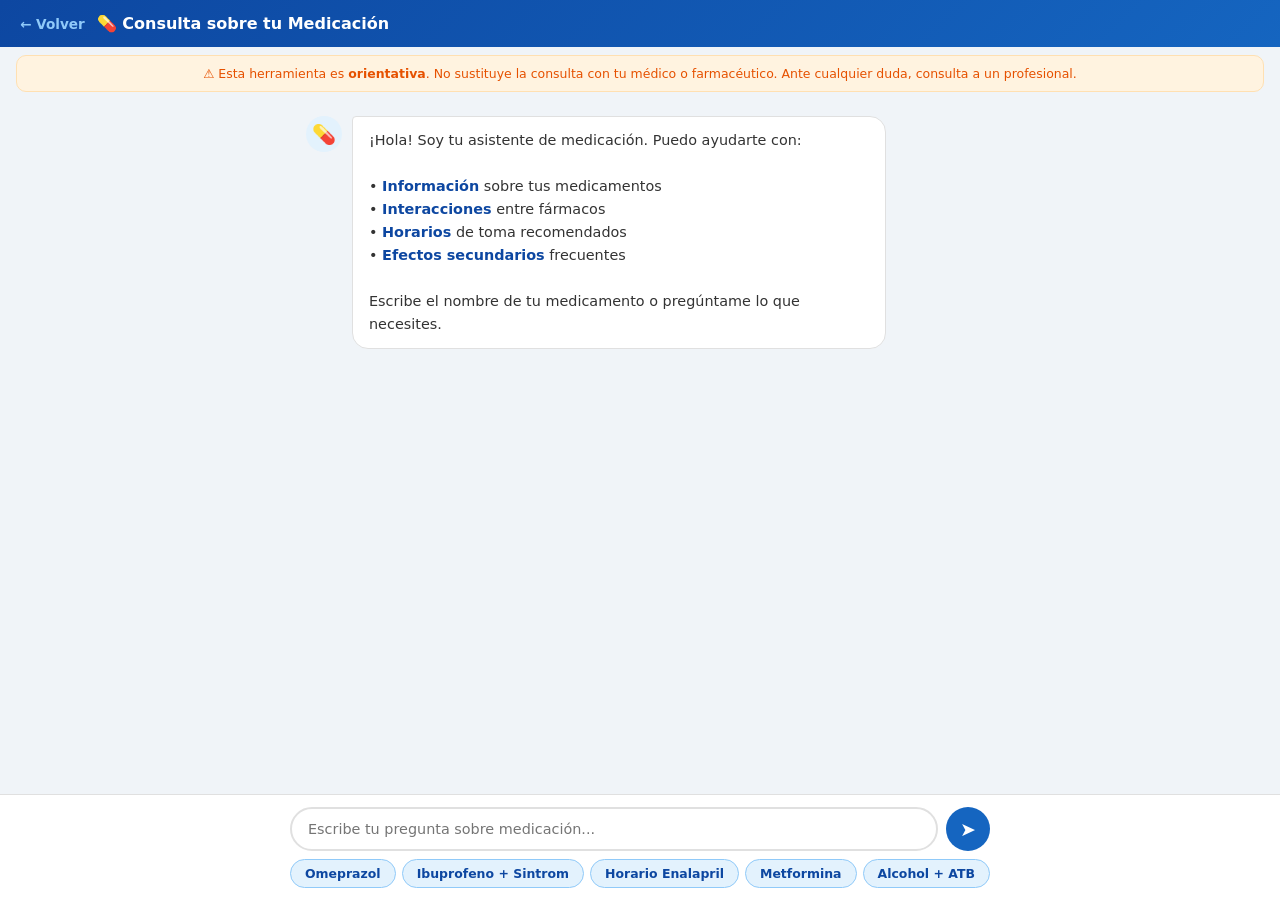
<file: chatbot-medicacion.html>
<!DOCTYPE html>
<html lang="es">
<head>
<meta charset="UTF-8">
<meta name="viewport" content="width=device-width, initial-scale=1.0, maximum-scale=5.0">
<title>Consulta sobre tu Medicación | Área II Cartagena</title>
<style>
*{margin:0;padding:0;box-sizing:border-box}
body{font-family:'Segoe UI',system-ui,sans-serif;background:#f0f4f8;min-height:100vh;display:flex;flex-direction:column}
.nav{background:linear-gradient(135deg,#0d47a1,#1565c0);padding:14px 20px;color:#fff;display:flex;align-items:center;gap:12px;position:sticky;top:0;z-index:100}
.nav h1{font-size:1rem;font-weight:700}.nav a{color:#90caf9;text-decoration:none;font-size:.85rem;font-weight:600}
.chat-area{flex:1;max-width:700px;width:100%;margin:0 auto;padding:16px;overflow-y:auto}
.msg{margin-bottom:14px;display:flex;gap:10px;align-items:flex-start}
.msg.bot{flex-direction:row}.msg.user{flex-direction:row-reverse}
.msg .avatar{width:36px;height:36px;border-radius:50%;display:flex;align-items:center;justify-content:center;font-size:1.2rem;flex-shrink:0}
.msg.bot .avatar{background:#e3f2fd}.msg.user .avatar{background:#e8f5e9}
.msg .bubble{max-width:80%;padding:12px 16px;border-radius:16px;font-size:.9rem;line-height:1.6}
.msg.bot .bubble{background:#fff;border:1px solid #e0e0e0;border-top-left-radius:4px;color:#333}
.msg.user .bubble{background:#1565c0;color:#fff;border-top-right-radius:4px}
.bubble strong{color:#0d47a1}.msg.user .bubble strong{color:#90caf9}
.input-area{background:#fff;border-top:1px solid #e0e0e0;padding:12px 16px;position:sticky;bottom:0}
.input-wrap{max-width:700px;margin:0 auto;display:flex;gap:8px}
.input-wrap input{flex:1;padding:12px 16px;border:2px solid #e0e0e0;border-radius:24px;font-size:.9rem;font-family:inherit;outline:none}
.input-wrap input:focus{border-color:#1565c0}
.input-wrap button{background:#1565c0;color:#fff;border:none;border-radius:50%;width:44px;height:44px;cursor:pointer;font-size:1.2rem;flex-shrink:0}
.input-wrap button:hover{background:#0d47a1}
.quick-btns{display:flex;flex-wrap:wrap;gap:6px;margin-top:8px;max-width:700px;margin-left:auto;margin-right:auto}
.quick-btn{padding:6px 14px;border:1px solid #90caf9;background:#e3f2fd;border-radius:20px;cursor:pointer;font-size:.78rem;font-weight:600;color:#0d47a1;font-family:inherit}
.quick-btn:hover{background:#bbdefb}
.warning{background:#fff3e0;border:1px solid #ffe0b2;border-radius:10px;padding:10px;font-size:.78rem;color:#e65100;text-align:center;margin:8px 16px}
.typing{display:flex;gap:4px;padding:8px 16px}.typing span{width:8px;height:8px;background:#90caf9;border-radius:50%;animation:bounce .6s infinite alternate}
.typing span:nth-child(2){animation-delay:.2s}.typing span:nth-child(3){animation-delay:.4s}
@keyframes bounce{to{transform:translateY(-6px);opacity:.4}}
</style>
</head>
<body>
<div class="nav"><a href="javascript:history.back()">← Volver</a><h1>💊 Consulta sobre tu Medicación</h1></div>
<div class="warning">⚠️ Esta herramienta es <strong>orientativa</strong>. No sustituye la consulta con tu médico o farmacéutico. Ante cualquier duda, consulta a un profesional.</div>
<div class="chat-area" id="chatArea">
    <div class="msg bot">
        <div class="avatar">💊</div>
        <div class="bubble">¡Hola! Soy tu asistente de medicación. Puedo ayudarte con:<br><br>
        • <strong>Información</strong> sobre tus medicamentos<br>
        • <strong>Interacciones</strong> entre fármacos<br>
        • <strong>Horarios</strong> de toma recomendados<br>
        • <strong>Efectos secundarios</strong> frecuentes<br><br>
        Escribe el nombre de tu medicamento o pregúntame lo que necesites.</div>
    </div>
</div>
<div class="input-area">
    <div class="input-wrap">
        <input type="text" id="chatInput" placeholder="Escribe tu pregunta sobre medicación..." onkeydown="if(event.key==='Enter')sendChat()">
        <button onclick="sendChat()">➤</button>
    </div>
    <div class="quick-btns">
        <button class="quick-btn" onclick="quickAsk('¿Para qué sirve el Omeprazol?')">Omeprazol</button>
        <button class="quick-btn" onclick="quickAsk('¿Puedo tomar Ibuprofeno con Sintrom?')">Ibuprofeno + Sintrom</button>
        <button class="quick-btn" onclick="quickAsk('¿Cuándo debo tomar el Enalapril?')">Horario Enalapril</button>
        <button class="quick-btn" onclick="quickAsk('Efectos secundarios de la Metformina')">Metformina</button>
        <button class="quick-btn" onclick="quickAsk('¿Puedo tomar alcohol con antibióticos?')">Alcohol + ATB</button>
    </div>
</div>
<script>
var GROQ_KEY=localStorage.getItem('groqApiKey')||'';
var chatHistory=[];

function addMessage(who,text){
    var area=document.getElementById('chatArea');
    var div=document.createElement('div');
    div.className='msg '+who;
    div.innerHTML='<div class="avatar">'+(who==='bot'?'💊':'👤')+'</div><div class="bubble">'+text.replace(/\n/g,'<br>')+'</div>';
    area.appendChild(div);
    area.scrollTop=area.scrollHeight;
}

function addTyping(){
    var area=document.getElementById('chatArea');
    var div=document.createElement('div');
    div.className='msg bot';div.id='typing';
    div.innerHTML='<div class="avatar">💊</div><div class="typing"><span></span><span></span><span></span></div>';
    area.appendChild(div);
    area.scrollTop=area.scrollHeight;
}

function removeTyping(){var t=document.getElementById('typing');if(t)t.remove();}

function quickAsk(q){document.getElementById('chatInput').value=q;sendChat();}

async function sendChat(){
    var input=document.getElementById('chatInput');
    var q=input.value.trim();
    if(!q)return;
    input.value='';
    addMessage('user',q);
    chatHistory.push({role:'user',content:q});
    addTyping();

    // Try Groq first, fallback to local knowledge
    if(GROQ_KEY){
        try{
            var res=await fetch('https://api.groq.com/openai/v1/chat/completions',{
                method:'POST',
                headers:{'Content-Type':'application/json','Authorization':'Bearer '+GROQ_KEY},
                body:JSON.stringify({
                    model:'llama-3.3-70b-versatile',
                    messages:[{role:'system',content:'Eres un asistente farmacéutico para pacientes del Área II de Cartagena (España). Respondes en español, de forma clara y sencilla, adaptada a pacientes sin formación médica. Tus respuestas deben ser:\n- Concisas (máx 200 palabras)\n- Con lenguaje sencillo, evitando tecnicismos\n- Con emojis para claridad visual\n- SIEMPRE recuerda al paciente que consulte con su médico o farmacéutico ante dudas\n- Si preguntan sobre interacciones peligrosas, advierte claramente\n- Incluye horarios de toma recomendados cuando sea relevante\n- No diagnostiques ni prescribas. Solo informa sobre los fármacos que pregunten.\n- Responde SOLO sobre medicamentos y salud. Para otros temas, redirige amablemente.'}].concat(chatHistory.slice(-8)),
                    max_tokens:500,temperature:0.3
                })
            });
            var data=await res.json();
            removeTyping();
            var answer=data.choices[0].message.content;
            addMessage('bot',answer);
            chatHistory.push({role:'assistant',content:answer});
            return;
        }catch(e){console.error(e);}
    }

    // Fallback: basic local responses
    removeTyping();
    var answer=localAnswer(q);
    addMessage('bot',answer);
    chatHistory.push({role:'assistant',content:answer});
}

function localAnswer(q){
    q=q.toLowerCase();
    if(q.includes('omeprazol'))return '💊 <strong>Omeprazol</strong> es un protector de estómago (inhibidor de bomba de protones).\n\n⏰ <strong>Tomar en ayunas</strong>, 30 min antes del desayuno.\n⚠️ No se recomienda uso prolongado sin supervisión médica.\n\nConsulta con tu médico si llevas más de 8 semanas tomándolo.';
    if(q.includes('ibuprofeno')&&q.includes('sintrom'))return '🚨 <strong>¡Precaución!</strong> Ibuprofeno + Sintrom es una combinación de RIESGO.\n\nEl ibuprofeno aumenta el riesgo de sangrado cuando se toma con anticoagulantes como Sintrom.\n\n✅ Alternativa: <strong>Paracetamol</strong> (hasta 1g cada 8h).\n\n⚠️ Consulta SIEMPRE con tu médico antes de tomar antiinflamatorios si llevas Sintrom.';
    if(q.includes('metformina'))return '💊 <strong>Metformina</strong> se usa para la diabetes tipo 2.\n\n⏰ Tomar <strong>con las comidas</strong> (reduce molestias digestivas).\n⚠️ Efectos frecuentes: diarrea, náuseas, dolor abdominal (suelen mejorar con el tiempo).\n🚫 No tomar con alcohol en exceso.\n\nConsulta a tu médico si tienes síntomas persistentes.';
    if(q.includes('enalapril'))return '💊 <strong>Enalapril</strong> es para la tensión arterial alta.\n\n⏰ Tomar <strong>siempre a la misma hora</strong>, preferiblemente por la mañana.\n⚠️ Puede causar tos seca (efecto frecuente). Si es muy molesta, consulta con tu médico.\n🍌 Evita el exceso de potasio en la dieta.';
    if(q.includes('alcohol')&&(q.includes('antibio')||q.includes('atb')))return '🍺❌ <strong>Alcohol + Antibióticos:</strong>\n\nEn general, es mejor evitar el alcohol durante el tratamiento antibiótico.\n\n🚨 Con <strong>Metronidazol</strong> (Flagyl) está PROHIBIDO (efecto antabús grave).\n⚠️ Con otros antibióticos, el alcohol puede reducir la eficacia y aumentar efectos secundarios.\n\n✅ Espera al menos 48-72h después de terminar el tratamiento.';
    return '🤔 No tengo información específica sobre eso en mi base local.\n\n📌 Te recomiendo:\n1. Consultar con tu <strong>farmacéutico</strong>\n2. Llamar al teléfono de <strong>información CARM: 012</strong>\n3. Preguntar a tu <strong>médico de cabecera</strong>\n\n💡 <em>Tip: Para respuestas más completas, el profesional sanitario puede activar la IA avanzada desde la configuración.</em>';
}

// Check if Groq key is stored from main app
try{
    var stored=localStorage.getItem('groqApiKey');
    if(stored) GROQ_KEY=stored;
}catch(e){}
</script>
</body>
</html>
</file>
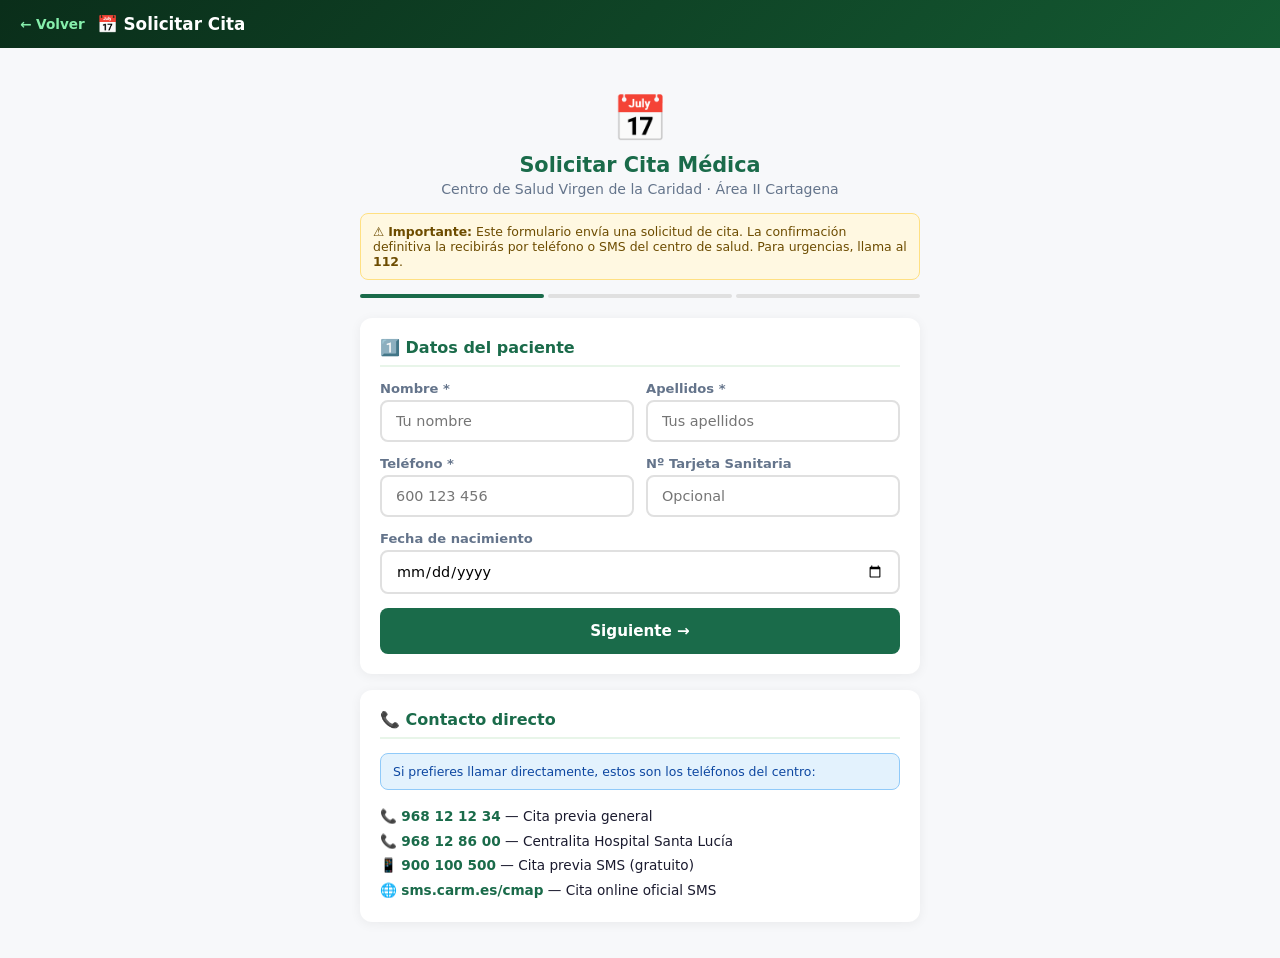
<file: citas.html>
<!DOCTYPE html>
<html lang="es">
<head>
<meta charset="UTF-8">
<meta name="viewport" content="width=device-width, initial-scale=1.0, maximum-scale=5.0">
<title>Solicitar Cita | Área II Cartagena</title>
<style>
*{margin:0;padding:0;box-sizing:border-box}
:root{--green:#1a6b4a;--green-l:#e8f5e9;--bg:#f7f8fa;--card:#fff;--text:#1a1a2e;--muted:#64748b;--r:12px}
body{font-family:'Segoe UI',system-ui,sans-serif;background:var(--bg);color:var(--text);min-height:100vh}
.nav{background:linear-gradient(135deg,#0a2e1a,#145a32);padding:14px 20px;color:#fff;display:flex;align-items:center;gap:12px;position:sticky;top:0;z-index:100}
.nav h1{font-size:1.05rem;font-weight:700}.nav a{color:#86efac;text-decoration:none;font-size:.85rem;font-weight:600}
.container{max-width:600px;margin:0 auto;padding:20px}
.header{text-align:center;padding:24px 0 16px}
.header .icon{font-size:2.8rem;margin-bottom:8px}
.header h2{font-size:1.3rem;color:var(--green)}
.header p{font-size:.88rem;color:var(--muted);margin-top:4px}
.card{background:var(--card);border-radius:var(--r);padding:20px;box-shadow:0 2px 12px rgba(0,0,0,.06);margin-bottom:16px}
.card h3{font-size:1rem;color:var(--green);margin-bottom:14px;padding-bottom:8px;border-bottom:2px solid var(--green-l)}
.field{margin-bottom:14px}
.field label{display:block;font-size:.82rem;font-weight:600;color:var(--muted);margin-bottom:4px}
.field input,.field select,.field textarea{width:100%;padding:11px 14px;border:2px solid #e0e0e0;border-radius:8px;font-size:.9rem;font-family:inherit;background:#fff;transition:border .2s}
.field input:focus,.field select:focus,.field textarea:focus{outline:none;border-color:var(--green)}
.field textarea{resize:vertical;min-height:80px}
.row{display:grid;grid-template-columns:1fr 1fr;gap:12px}
.slots{display:grid;grid-template-columns:repeat(auto-fill,minmax(90px,1fr));gap:8px;margin-top:8px}
.slot{padding:10px;border:2px solid #e0e0e0;border-radius:8px;text-align:center;cursor:pointer;font-size:.85rem;font-weight:600;transition:all .2s;background:#fff}
.slot:hover{border-color:var(--green);background:var(--green-l)}
.slot.selected{border-color:var(--green);background:var(--green);color:#fff}
.slot.disabled{opacity:.35;cursor:not-allowed;text-decoration:line-through}
.btn{background:var(--green);color:#fff;border:none;padding:14px 24px;border-radius:8px;font-size:.95rem;font-weight:700;cursor:pointer;width:100%;font-family:inherit;transition:opacity .2s}
.btn:hover{opacity:.9}
.btn:disabled{opacity:.4;cursor:not-allowed}
.info{background:#e3f2fd;border:1px solid #90caf9;border-radius:8px;padding:10px 12px;font-size:.78rem;color:#0d47a1;margin-bottom:14px}
.warn{background:#fff8e1;border:1px solid #ffe082;border-radius:8px;padding:10px 12px;font-size:.78rem;color:#6d4c00;margin-bottom:14px}
.success{display:none;text-align:center;padding:40px 20px}
.success .check{font-size:4rem;margin-bottom:12px}
.success h2{color:var(--green);margin-bottom:8px}
.success p{color:var(--muted);font-size:.9rem;line-height:1.6}
.step{display:none}.step.active{display:block}
.steps-bar{display:flex;gap:4px;margin-bottom:20px}
.steps-bar .s{flex:1;height:4px;background:#e0e0e0;border-radius:4px;transition:background .3s}
.steps-bar .s.done{background:var(--green)}
.phone-list{margin-top:12px;font-size:.85rem;line-height:1.8}
.phone-list a{color:var(--green);font-weight:600;text-decoration:none}
</style>
</head>
<body>
<div class="nav"><a href="javascript:history.back()">← Volver</a><h1>📅 Solicitar Cita</h1></div>
<div class="container">
    <div class="header">
        <div class="icon">📅</div>
        <h2>Solicitar Cita Médica</h2>
        <p>Centro de Salud Virgen de la Caridad · Área II Cartagena</p>
    </div>

    <div class="warn">
        ⚠️ <strong>Importante:</strong> Este formulario envía una solicitud de cita. La confirmación definitiva la recibirás por teléfono o SMS del centro de salud. Para urgencias, llama al <strong>112</strong>.
    </div>

    <div class="steps-bar"><div class="s done" id="s1"></div><div class="s" id="s2"></div><div class="s" id="s3"></div></div>

    <!-- STEP 1: Datos personales -->
    <div class="step active" id="step1">
        <div class="card">
            <h3>1️⃣ Datos del paciente</h3>
            <div class="row">
                <div class="field"><label>Nombre *</label><input type="text" id="citaNombre" placeholder="Tu nombre"></div>
                <div class="field"><label>Apellidos *</label><input type="text" id="citaApellidos" placeholder="Tus apellidos"></div>
            </div>
            <div class="row">
                <div class="field"><label>Teléfono *</label><input type="tel" id="citaTel" placeholder="600 123 456"></div>
                <div class="field"><label>Nº Tarjeta Sanitaria</label><input type="text" id="citaTarjeta" placeholder="Opcional"></div>
            </div>
            <div class="field"><label>Fecha de nacimiento</label><input type="date" id="citaNacimiento"></div>
            <button class="btn" onclick="citaStep(2)">Siguiente →</button>
        </div>
    </div>

    <!-- STEP 2: Tipo de cita -->
    <div class="step" id="step2">
        <div class="card">
            <h3>2️⃣ Tipo de consulta</h3>
            <div class="field"><label>Profesional</label>
                <select id="citaProfesional">
                    <option value="">— Selecciona —</option>
                    <option value="medico">👨‍⚕️ Médico de familia</option>
                    <option value="enfermeria">👩‍⚕️ Enfermería</option>
                    <option value="matrona">🤰 Matrona</option>
                    <option value="pediatra">👶 Pediatría</option>
                    <option value="trabajo-social">🤝 Trabajo social</option>
                </select>
            </div>
            <div class="field"><label>Motivo de la consulta *</label>
                <select id="citaMotivo">
                    <option value="">— Selecciona —</option>
                    <option value="revision">📋 Revisión / Control periódico</option>
                    <option value="recetas">💊 Renovación de recetas</option>
                    <option value="resultados">🔬 Resultados de analítica</option>
                    <option value="sintomas">🤒 Síntomas nuevos</option>
                    <option value="derivacion">📄 Derivación a especialista</option>
                    <option value="vacunacion">💉 Vacunación</option>
                    <option value="curas">🩹 Curas / Enfermería</option>
                    <option value="certificado">📝 Certificado médico</option>
                    <option value="otro">📌 Otro</option>
                </select>
            </div>
            <div class="field"><label>Observaciones (opcional)</label><textarea id="citaObs" placeholder="Describe brevemente tu consulta..."></textarea></div>
            <div class="field"><label>Preferencia horaria</label>
                <select id="citaHorario">
                    <option value="manana">☀️ Mañana (8:00-14:00)</option>
                    <option value="tarde">🌙 Tarde (14:00-20:00)</option>
                    <option value="indiferente">🔄 Indiferente</option>
                </select>
            </div>
            <div style="display:flex;gap:8px;">
                <button class="btn" onclick="citaStep(1)" style="background:#e0e0e0;color:#333;flex:.4">← Atrás</button>
                <button class="btn" onclick="citaStep(3)" style="flex:.6">Siguiente →</button>
            </div>
        </div>
    </div>

    <!-- STEP 3: Fecha y hora -->
    <div class="step" id="step3">
        <div class="card">
            <h3>3️⃣ Fecha preferida</h3>
            <div class="field"><label>Selecciona día *</label><input type="date" id="citaFecha" min="" onchange="generarHuecos()"></div>
            <div class="field">
                <label>Horarios disponibles</label>
                <div class="slots" id="citaSlots">
                    <div style="text-align:center;padding:20px;color:#aaa;grid-column:1/-1;font-size:.85rem;">Selecciona una fecha para ver horarios</div>
                </div>
            </div>
            <div style="display:flex;gap:8px;margin-top:14px;">
                <button class="btn" onclick="citaStep(2)" style="background:#e0e0e0;color:#333;flex:.4">← Atrás</button>
                <button class="btn" id="btnEnviar" onclick="enviarCita()" style="flex:.6" disabled>📅 Enviar solicitud</button>
            </div>
        </div>
    </div>

    <!-- SUCCESS -->
    <div class="success" id="citaSuccess">
        <div class="check">✅</div>
        <h2>Solicitud enviada</h2>
        <p>Tu solicitud de cita ha sido registrada correctamente.<br>
        Recibirás confirmación por <strong>teléfono o SMS</strong> en las próximas 24-48 horas hábiles.</p>
        <div style="margin-top:20px;padding:14px;background:var(--green-l);border-radius:8px;font-size:.85rem;color:#1b5e20;">
            <strong>📋 Resumen:</strong><br>
            <span id="resumenCita"></span>
        </div>
        <button class="btn" onclick="location.reload()" style="margin-top:16px;">Nueva solicitud</button>
    </div>

    <!-- Teléfonos directos -->
    <div class="card">
        <h3>📞 Contacto directo</h3>
        <div class="info">Si prefieres llamar directamente, estos son los teléfonos del centro:</div>
        <div class="phone-list">
            📞 <a href="tel:968121234">968 12 12 34</a> — Cita previa general<br>
            📞 <a href="tel:968128600">968 12 86 00</a> — Centralita Hospital Santa Lucía<br>
            📱 <a href="tel:900100500">900 100 500</a> — Cita previa SMS (gratuito)<br>
            🌐 <a href="https://sms.carm.es/cmap/" target="_blank">sms.carm.es/cmap</a> — Cita online oficial SMS
        </div>
    </div>
</div>

<script>
var selectedSlot='';

// Set min date to today
document.getElementById('citaFecha').min=new Date().toISOString().split('T')[0];

function citaStep(n){
    // Validate
    if(n===2){
        if(!document.getElementById('citaNombre').value.trim()||!document.getElementById('citaApellidos').value.trim()||!document.getElementById('citaTel').value.trim()){
            alert('Por favor, completa nombre, apellidos y teléfono.');return;
        }
    }
    if(n===3){
        if(!document.getElementById('citaProfesional').value||!document.getElementById('citaMotivo').value){
            alert('Selecciona profesional y motivo.');return;
        }
    }
    document.querySelectorAll('.step').forEach(s=>s.classList.remove('active'));
    document.getElementById('step'+n).classList.add('active');
    for(var i=1;i<=3;i++){
        document.getElementById('s'+i).classList.toggle('done',i<=n);
    }
    window.scrollTo({top:0,behavior:'smooth'});
}

function generarHuecos(){
    var fecha=document.getElementById('citaFecha').value;
    if(!fecha)return;
    var d=new Date(fecha);
    var dow=d.getDay();
    if(dow===0||dow===6){
        document.getElementById('citaSlots').innerHTML='<div style="text-align:center;padding:20px;color:#e65100;grid-column:1/-1;font-size:.85rem;">⚠️ Fin de semana. Selecciona un día laborable.</div>';
        return;
    }
    var pref=document.getElementById('citaHorario').value;
    var horas=[];
    if(pref==='manana'||pref==='indiferente'){
        horas.push('08:00','08:15','08:30','08:45','09:00','09:15','09:30','09:45','10:00','10:15','10:30','10:45','11:00','11:15','11:30','11:45','12:00','12:30','13:00','13:30');
    }
    if(pref==='tarde'||pref==='indiferente'){
        horas.push('14:00','14:30','15:00','15:30','16:00','16:30','17:00','17:30','18:00','18:30','19:00','19:30');
    }
    // Randomly disable some slots to simulate availability
    var seed=fecha.split('-').reduce((a,b)=>a+parseInt(b),0);
    var html='';
    horas.forEach(function(h,i){
        var dis=(seed+i)%3===0;
        html+='<div class="slot'+(dis?' disabled':'')+'" onclick="'+(dis?'':'selectSlot(this,\''+h+'\')')+'">'+h+'</div>';
    });
    document.getElementById('citaSlots').innerHTML=html;
    selectedSlot='';
    document.getElementById('btnEnviar').disabled=true;
}

function selectSlot(el,hora){
    document.querySelectorAll('.slot').forEach(s=>s.classList.remove('selected'));
    el.classList.add('selected');
    selectedSlot=hora;
    document.getElementById('btnEnviar').disabled=false;
}

function enviarCita(){
    if(!selectedSlot||!document.getElementById('citaFecha').value){
        alert('Selecciona fecha y hora.');return;
    }
    var nombre=document.getElementById('citaNombre').value+' '+document.getElementById('citaApellidos').value;
    var tel=document.getElementById('citaTel').value;
    var prof=document.getElementById('citaProfesional').options[document.getElementById('citaProfesional').selectedIndex].text;
    var motivo=document.getElementById('citaMotivo').options[document.getElementById('citaMotivo').selectedIndex].text;
    var fecha=document.getElementById('citaFecha').value;
    var obs=document.getElementById('citaObs').value;

    // Show success
    document.querySelectorAll('.step').forEach(s=>s.classList.remove('active'));
    document.getElementById('citaSuccess').style.display='block';
    document.getElementById('resumenCita').innerHTML=
        '👤 '+nombre+'<br>📞 '+tel+'<br>👨‍⚕️ '+prof+'<br>📋 '+motivo+'<br>📅 '+fecha+' a las '+selectedSlot+(obs?'<br>💬 '+obs:'');

    // Try to save locally
    try{
        var citas=JSON.parse(localStorage.getItem('citasPendientes')||'[]');
        citas.push({nombre:nombre,tel:tel,prof:prof,motivo:motivo,fecha:fecha,hora:selectedSlot,obs:obs,timestamp:Date.now()});
        localStorage.setItem('citasPendientes',JSON.stringify(citas));
    }catch(e){}
}
</script>
</body>
</html>
</file>
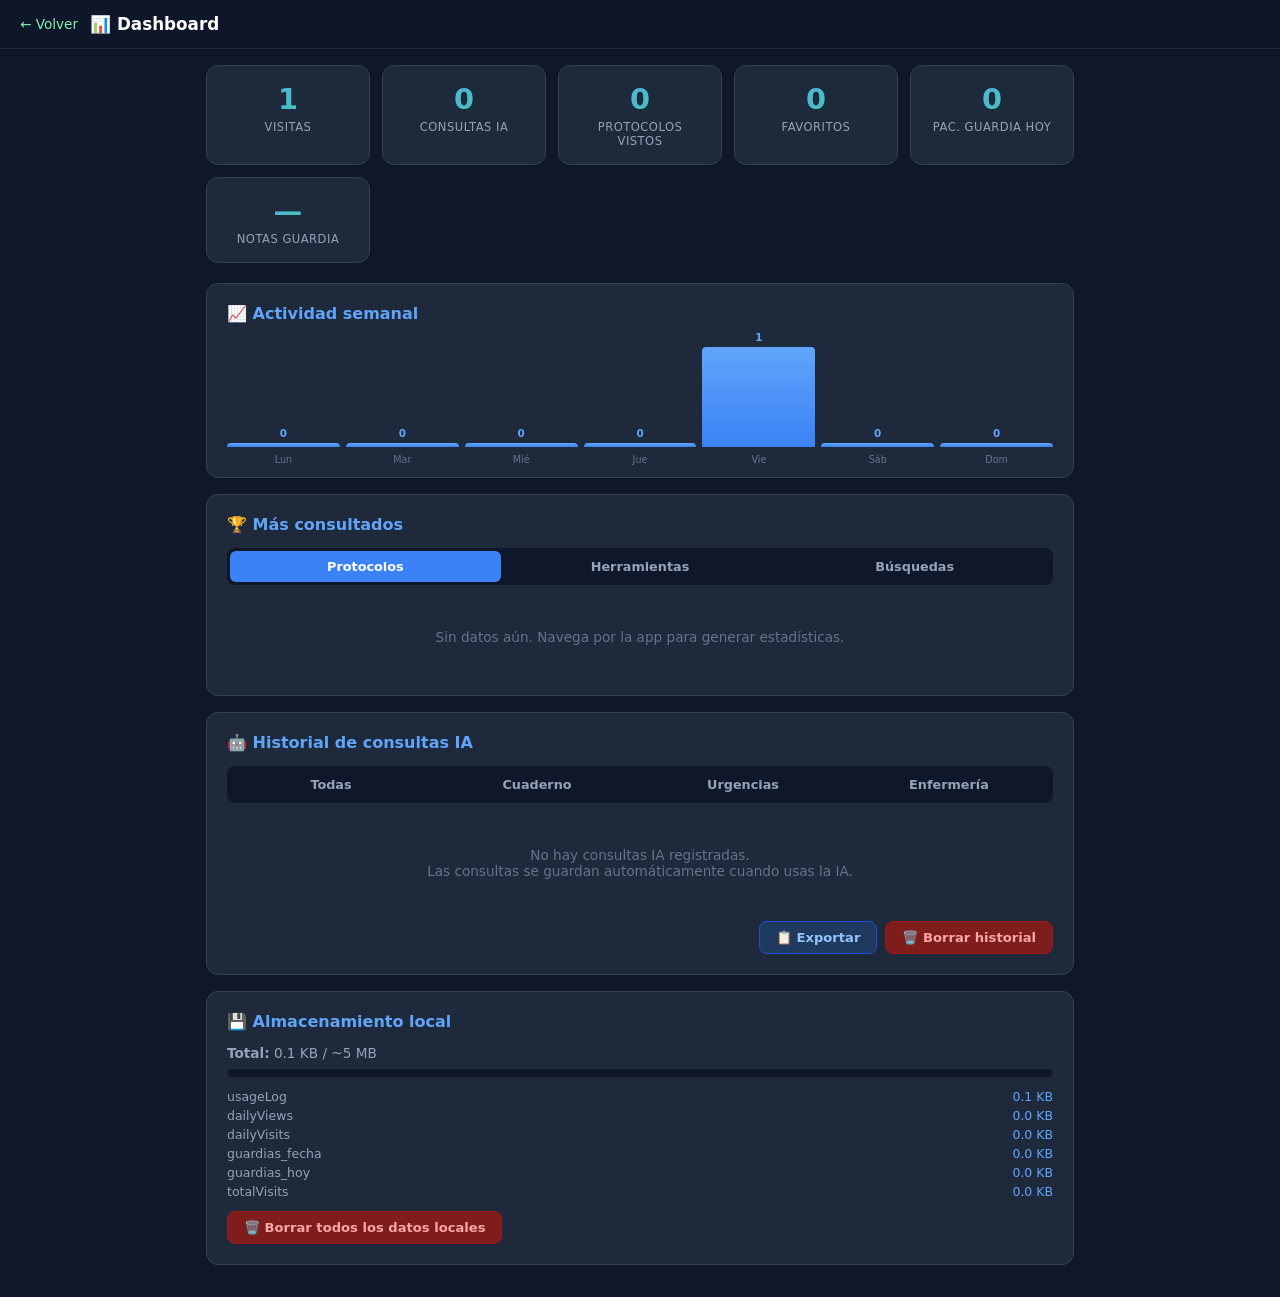
<file: dashboard.html>
<!DOCTYPE html>
<html lang="es">
<head>
<meta charset="UTF-8">
<meta name="viewport" content="width=device-width, initial-scale=1.0">
<title>Dashboard | Área II Cartagena</title>
<style>
*{margin:0;padding:0;box-sizing:border-box}
body{font-family:'Segoe UI',system-ui,sans-serif;background:#0f172a;color:#e2e8f0;min-height:100vh}
.nav{background:rgba(15,23,42,.95);padding:14px 20px;color:#fff;display:flex;align-items:center;gap:12px;position:sticky;top:0;z-index:100;border-bottom:1px solid #1e293b}
.nav h1{font-size:1.05rem}.nav a{color:#86efac;text-decoration:none;font-size:.85rem}
.container{max-width:900px;margin:0 auto;padding:16px}
.stats-grid{display:grid;grid-template-columns:repeat(auto-fill,minmax(140px,1fr));gap:12px;margin-bottom:20px}
.stat-card{background:#1e293b;border:1px solid #334155;border-radius:12px;padding:16px;text-align:center}
.stat-card .val{font-size:1.8rem;font-weight:800;background:linear-gradient(135deg,#60a5fa,#34d399);-webkit-background-clip:text;-webkit-text-fill-color:transparent}
.stat-card .lbl{font-size:.72rem;color:#94a3b8;margin-top:4px;text-transform:uppercase;letter-spacing:.5px}
.section{background:#1e293b;border:1px solid #334155;border-radius:12px;padding:20px;margin-bottom:16px}
.section h3{font-size:1rem;color:#60a5fa;margin-bottom:14px;display:flex;align-items:center;gap:8px}
.tab-row{display:flex;gap:4px;margin-bottom:14px;background:#0f172a;border-radius:8px;padding:3px}
.tab-row button{flex:1;padding:8px;border:none;border-radius:6px;cursor:pointer;font-size:.8rem;font-weight:600;font-family:inherit;background:transparent;color:#94a3b8}
.tab-row button.active{background:#3b82f6;color:#fff}
.history-item{display:flex;gap:10px;padding:12px;border-bottom:1px solid #334155;align-items:flex-start}
.history-item:last-child{border-bottom:none}
.history-item .time{font-size:.7rem;color:#64748b;white-space:nowrap;min-width:50px}
.history-item .q{font-size:.85rem;color:#e2e8f0;font-weight:600}
.history-item .a{font-size:.8rem;color:#94a3b8;margin-top:4px;line-height:1.5;max-height:60px;overflow:hidden}
.bar-chart{display:flex;align-items:flex-end;gap:6px;height:120px;padding:10px 0}
.bar{flex:1;background:linear-gradient(to top,#3b82f6,#60a5fa);border-radius:4px 4px 0 0;min-height:4px;position:relative;transition:height .5s}
.bar .bar-lbl{position:absolute;bottom:-18px;left:50%;transform:translateX(-50%);font-size:.6rem;color:#64748b;white-space:nowrap}
.bar .bar-val{position:absolute;top:-16px;left:50%;transform:translateX(-50%);font-size:.65rem;color:#60a5fa;font-weight:700}
.empty{text-align:center;padding:30px;color:#64748b;font-size:.85rem}
.btn{padding:8px 16px;border-radius:8px;font-size:.82rem;font-weight:600;cursor:pointer;font-family:inherit;border:1px solid #334155}
.btn-red{background:#7f1d1d;color:#fca5a5;border-color:#991b1b}
.btn-blue{background:#1e3a5f;color:#93c5fd;border-color:#1d4ed8}
.activity-dot{width:8px;height:8px;border-radius:50%;flex-shrink:0}
.top-list{display:flex;flex-direction:column;gap:6px}
.top-item{display:flex;align-items:center;gap:10px;padding:8px 10px;background:#0f172a;border-radius:8px}
.top-item .rank{font-size:.8rem;font-weight:800;color:#64748b;width:20px}
.top-item .name{flex:1;font-size:.85rem}
.top-item .count{font-size:.82rem;font-weight:700;color:#60a5fa}
</style>
</head>
<body>
<div class="nav"><a href="javascript:history.back()">← Volver</a><h1>📊 Dashboard</h1></div>
<div class="container">
    <div class="stats-grid" id="statsGrid"></div>

    <div class="section">
        <h3>📈 Actividad semanal</h3>
        <div class="bar-chart" id="weekChart"></div>
    </div>

    <div class="section">
        <h3>🏆 Más consultados</h3>
        <div class="tab-row">
            <button class="active" onclick="showTop('protocolos',this)">Protocolos</button>
            <button onclick="showTop('herramientas',this)">Herramientas</button>
            <button onclick="showTop('busquedas',this)">Búsquedas</button>
        </div>
        <div class="top-list" id="topList"></div>
    </div>

    <div class="section">
        <h3>🤖 Historial de consultas IA</h3>
        <div class="tab-row">
            <button class="active" onclick="showHistory('all',this)">Todas</button>
            <button onclick="showHistory('cuaderno',this)">Cuaderno</button>
            <button onclick="showHistory('urgencias',this)">Urgencias</button>
            <button onclick="showHistory('enfermeria',this)">Enfermería</button>
        </div>
        <div id="historyList" style="max-height:400px;overflow-y:auto;"></div>
        <div style="margin-top:12px;display:flex;gap:8px;justify-content:flex-end;">
            <button class="btn btn-blue" onclick="exportHistory()">📋 Exportar</button>
            <button class="btn btn-red" onclick="clearHistory()">🗑️ Borrar historial</button>
        </div>
    </div>

    <div class="section">
        <h3>💾 Almacenamiento local</h3>
        <div id="storageInfo" style="font-size:.85rem;color:#94a3b8;"></div>
        <button class="btn btn-red" onclick="if(confirm('¿Borrar TODOS los datos locales? (favoritos, configuración, notas, historial)')){localStorage.clear();location.reload();}" style="margin-top:10px;">🗑️ Borrar todos los datos locales</button>
    </div>
</div>

<script>
// Collect stats from localStorage
function getStats(){
    var stats={
        totalVisits:parseInt(localStorage.getItem('totalVisits')||'0')+1,
        aiQueries:0,
        protocolViews:0,
        favCount:0,
        guardiaPacientes:0,
        notesCount:0
    };
    localStorage.setItem('totalVisits',stats.totalVisits);

    // Count AI history
    try{var h=JSON.parse(localStorage.getItem('aiHistory')||'[]');stats.aiQueries=h.length;}catch(e){}
    // Count favorites
    try{var f=JSON.parse(localStorage.getItem('favSecciones')||'[]');stats.favCount=f.length;}catch(e){}
    // Count guardia patients
    try{var g=JSON.parse(localStorage.getItem('guardias_hoy')||'[]');stats.guardiaPacientes=g.length;}catch(e){}
    // Notes
    var n=localStorage.getItem('guardias_notas')||'';stats.notesCount=n.length>0?1:0;

    // Track daily visits
    var today=new Date().toISOString().split('T')[0];
    try{
        var daily=JSON.parse(localStorage.getItem('dailyVisits')||'{}');
        daily[today]=(daily[today]||0)+1;
        // Keep only last 7 days
        var keys=Object.keys(daily).sort().slice(-7);
        var clean={};keys.forEach(function(k){clean[k]=daily[k];});
        localStorage.setItem('dailyVisits',JSON.stringify(clean));
    }catch(e){}

    // Track page views
    try{
        var views=JSON.parse(localStorage.getItem('pageViews')||'{}');
        stats.protocolViews=Object.values(views).reduce(function(a,b){return a+b;},0);
    }catch(e){}

    return stats;
}

function renderStats(){
    var s=getStats();
    var cards=[
        {val:s.totalVisits,lbl:'Visitas'},
        {val:s.aiQueries,lbl:'Consultas IA'},
        {val:s.protocolViews,lbl:'Protocolos vistos'},
        {val:s.favCount,lbl:'Favoritos'},
        {val:s.guardiaPacientes,lbl:'Pac. guardia hoy'},
        {val:s.notesCount?'✅':'—',lbl:'Notas guardia'}
    ];
    document.getElementById('statsGrid').innerHTML=cards.map(function(c){
        return '<div class="stat-card"><div class="val">'+c.val+'</div><div class="lbl">'+c.lbl+'</div></div>';
    }).join('');
}

function renderWeekChart(){
    try{var daily=JSON.parse(localStorage.getItem('dailyVisits')||'{}');}catch(e){var daily={};}
    var days=['Lun','Mar','Mié','Jue','Vie','Sáb','Dom'];
    var d=new Date();d.setDate(d.getDate()-d.getDay()+1);
    var max=1;var data=[];
    for(var i=0;i<7;i++){
        var ds=d.toISOString().split('T')[0];
        var v=daily[ds]||0;
        if(v>max)max=v;
        data.push({label:days[i],value:v});
        d.setDate(d.getDate()+1);
    }
    document.getElementById('weekChart').innerHTML=data.map(function(d){
        var h=Math.max(4,d.value/max*100);
        return '<div class="bar" style="height:'+h+'%"><div class="bar-val">'+d.value+'</div><div class="bar-lbl">'+d.label+'</div></div>';
    }).join('');
}

function showTop(type,btn){
    document.querySelectorAll('.tab-row button').forEach(function(b){b.classList.remove('active');});
    btn.classList.add('active');
    try{var views=JSON.parse(localStorage.getItem('pageViews')||'{}');}catch(e){var views={};}
    var items=Object.entries(views).sort(function(a,b){return b[1]-a[1];}).slice(0,8);
    if(items.length===0){
        document.getElementById('topList').innerHTML='<div class="empty">Sin datos aún. Navega por la app para generar estadísticas.</div>';
        return;
    }
    document.getElementById('topList').innerHTML=items.map(function(item,i){
        return '<div class="top-item"><div class="rank">#'+(i+1)+'</div><div class="name">'+item[0]+'</div><div class="count">'+item[1]+' vistas</div></div>';
    }).join('');
}

function showHistory(filter,btn){
    if(btn){document.querySelectorAll('.tab-row button').forEach(function(b){b.classList.remove('active');});btn.classList.add('active');}
    try{var history=JSON.parse(localStorage.getItem('aiHistory')||'[]');}catch(e){var history=[];}
    if(filter!=='all') history=history.filter(function(h){return h.section===filter;});
    history=history.slice(-50).reverse();
    if(history.length===0){
        document.getElementById('historyList').innerHTML='<div class="empty">No hay consultas IA registradas.<br>Las consultas se guardan automáticamente cuando usas la IA.</div>';
        return;
    }
    document.getElementById('historyList').innerHTML=history.map(function(h){
        var date=new Date(h.timestamp);
        var time=date.toLocaleDateString('es-ES',{day:'2-digit',month:'2-digit'})+' '+date.toLocaleTimeString('es-ES',{hour:'2-digit',minute:'2-digit'});
        return '<div class="history-item"><div class="time">'+time+'</div><div style="flex:1;"><div class="q">'+escapeHtml(h.question||'')+'</div>'+(h.answer?'<div class="a">'+escapeHtml(h.answer.substring(0,150))+'...</div>':'')+'</div></div>';
    }).join('');
}

function escapeHtml(t){return t.replace(/&/g,'&amp;').replace(/</g,'&lt;').replace(/>/g,'&gt;');}

function exportHistory(){
    try{var history=JSON.parse(localStorage.getItem('aiHistory')||'[]');}catch(e){var history=[];}
    if(history.length===0){alert('No hay historial');return;}
    var txt='HISTORIAL CONSULTAS IA — Área II Cartagena\n'+new Date().toLocaleString('es-ES')+'\n═══════════════════════════════\n\n';
    history.forEach(function(h){
        var d=new Date(h.timestamp);
        txt+='['+d.toLocaleString('es-ES')+'] ('+h.section+')\n';
        txt+='P: '+h.question+'\nR: '+(h.answer||'—')+'\n\n';
    });
    navigator.clipboard.writeText(txt).then(function(){alert('✅ Historial copiado al portapapeles');});
}

function clearHistory(){
    if(!confirm('¿Borrar todo el historial de consultas IA?'))return;
    localStorage.removeItem('aiHistory');
    showHistory('all',document.querySelector('.tab-row button.active'));
    renderStats();
}

function renderStorage(){
    var total=0;var items=[];
    for(var i=0;i<localStorage.length;i++){
        var key=localStorage.key(i);
        var val=localStorage.getItem(key);
        var size=new Blob([val]).size;
        total+=size;
        items.push({key:key,size:size});
    }
    items.sort(function(a,b){return b.size-a.size;});
    var h='<div style="margin-bottom:8px;"><strong>Total:</strong> '+(total/1024).toFixed(1)+' KB / ~5 MB</div>';
    h+='<div style="background:#0f172a;border-radius:8px;height:8px;overflow:hidden;margin-bottom:10px;"><div style="height:100%;background:linear-gradient(90deg,#3b82f6,#60a5fa);width:'+(total/5242880*100).toFixed(1)+'%;border-radius:8px;"></div></div>';
    h+=items.slice(0,6).map(function(i){
        return '<div style="display:flex;justify-content:space-between;font-size:.78rem;padding:2px 0;"><span style="color:#94a3b8;">'+i.key+'</span><span style="color:#60a5fa;">'+(i.size/1024).toFixed(1)+' KB</span></div>';
    }).join('');
    document.getElementById('storageInfo').innerHTML=h;
}

// Init
renderStats();
renderWeekChart();
showTop('protocolos',document.querySelector('.tab-row button.active'));
showHistory('all',null);
renderStorage();
</script>
</body>
</html>
</file>
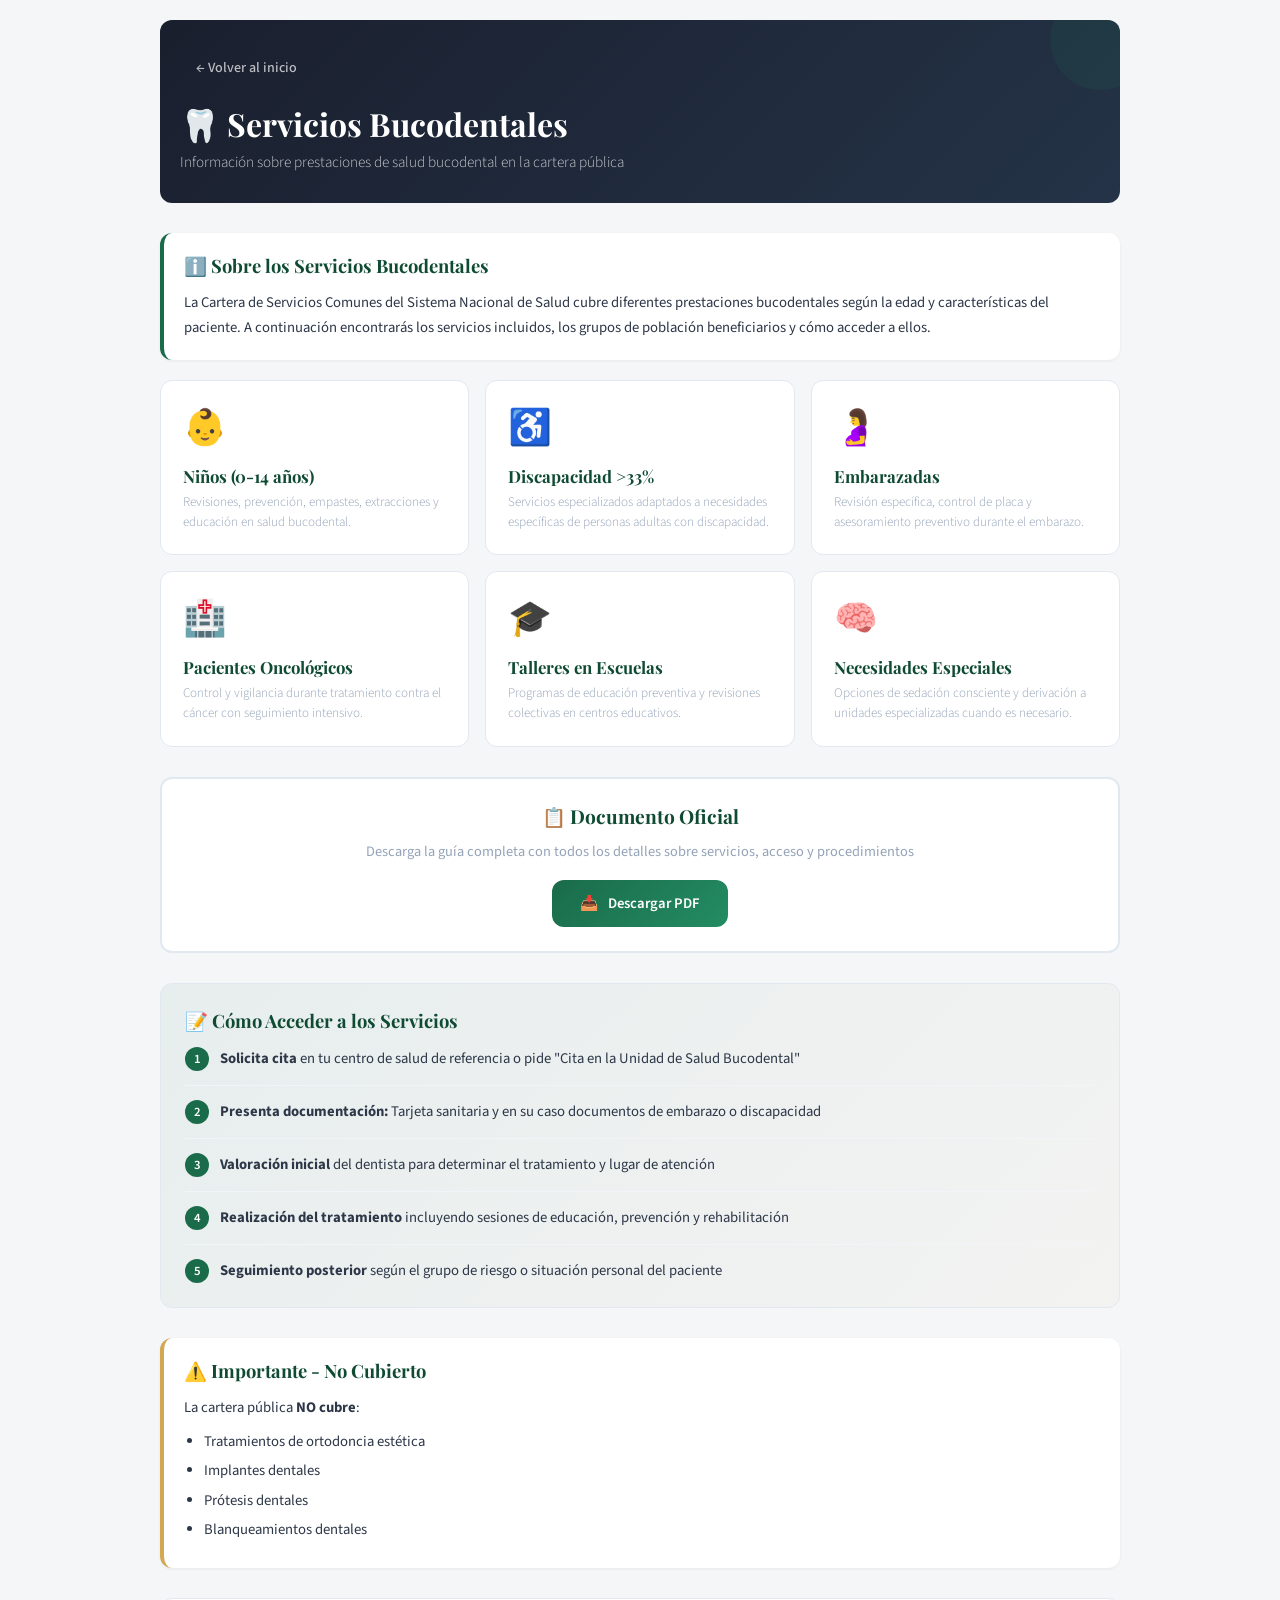
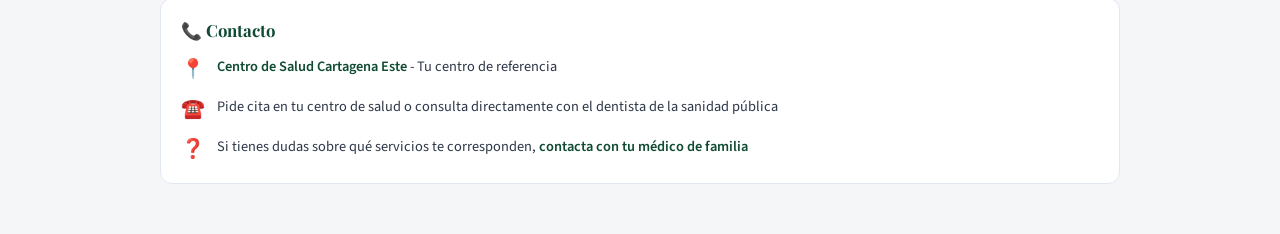
<file: dentista.html>
<!DOCTYPE html>
<html lang="es">
<head>
    <meta charset="UTF-8">
    <meta name="viewport" content="width=device-width, initial-scale=1.0">
    <title>Servicios Bucodentales - Centro de Salud Cartagena Este</title>
    <link href="https://fonts.googleapis.com/css2?family=Playfair+Display:wght@400;600;700;800&family=Source+Sans+3:wght@300;400;500;600;700&display=swap" rel="stylesheet">
    <style>
        :root {
            --primary: #1a6b4a;
            --primary-light: #238c62;
            --primary-dark: #0f4a33;
            --accent: #d4a853;
            --accent-light: #f0d68a;
            --bg-dark: #1a1f2e;
            --bg-card: #fff;
            --bg-main: #f4f6f8;
            --bg-subtle: #e9edf2;
            --text: #2d3748;
            --text-light: #64748b;
            --text-muted: #94a3b8;
            --border: #e2e8f0;
            --border-light: #f1f5f9;
            --shadow-sm: 0 1px 3px rgba(0,0,0,.06);
            --shadow-md: 0 4px 12px rgba(0,0,0,.08);
            --shadow-lg: 0 8px 30px rgba(0,0,0,.15);
            --radius: 12px;
            --radius-sm: 8px;
            --font-display: 'Playfair Display', Georgia, serif;
            --font-body: 'Source Sans 3', -apple-system, sans-serif;
        }

        * {
            margin: 0;
            padding: 0;
            box-sizing: border-box;
        }

        body {
            font-family: var(--font-body);
            background: var(--bg-main);
            color: var(--text);
        }

        .container {
            max-width: 1000px;
            margin: 0 auto;
            padding: 20px;
        }

        /* Header */
        .header {
            background: linear-gradient(135deg, var(--bg-dark), #243347);
            color: #fff;
            padding: 30px 20px;
            border-radius: var(--radius);
            margin-bottom: 30px;
            position: relative;
            overflow: hidden;
        }

        .header::before {
            content: '';
            position: absolute;
            top: -30px;
            right: -30px;
            width: 100px;
            height: 100px;
            background: var(--primary);
            opacity: 0.15;
            border-radius: 50%;
        }

        .header-content {
            position: relative;
            z-index: 2;
        }

        .back-btn {
            display: inline-flex;
            align-items: center;
            gap: 6px;
            color: rgba(255,255,255,.7);
            text-decoration: none;
            font-size: .88rem;
            font-weight: 500;
            padding: 8px 16px;
            border-radius: 6px;
            transition: .2s;
            margin-bottom: 16px;
        }

        .back-btn:hover {
            color: #fff;
            background: rgba(255,255,255,.08);
        }

        .header h1 {
            font-family: var(--font-display);
            font-size: 2rem;
            font-weight: 700;
            margin-bottom: 6px;
        }

        .header p {
            font-size: .95rem;
            opacity: .75;
            font-weight: 300;
        }

        /* Info Box */
        .info-box {
            background: var(--bg-card);
            border-left: 4px solid var(--primary);
            padding: 20px;
            border-radius: var(--radius);
            margin-bottom: 20px;
            box-shadow: var(--shadow-sm);
        }

        .info-box h3 {
            color: var(--primary-dark);
            font-family: var(--font-display);
            font-size: 1.15rem;
            margin-bottom: 12px;
        }

        .info-box p {
            color: var(--text);
            line-height: 1.7;
            font-size: .92rem;
            margin-bottom: 8px;
        }

        .info-box p:last-child {
            margin-bottom: 0;
        }

        .info-box ul {
            margin-left: 20px;
            margin-top: 10px;
        }

        .info-box li {
            color: var(--text);
            margin-bottom: 6px;
            font-size: .92rem;
            line-height: 1.6;
        }

        /* Service Cards Grid */
        .services-grid {
            display: grid;
            grid-template-columns: repeat(auto-fit, minmax(280px, 1fr));
            gap: 16px;
            margin-bottom: 30px;
        }

        .service-card {
            background: var(--bg-card);
            border: 1px solid var(--border);
            border-radius: var(--radius);
            padding: 22px;
            transition: all .25s;
            cursor: pointer;
            position: relative;
            overflow: hidden;
        }

        .service-card::before {
            content: '';
            position: absolute;
            top: 0;
            left: 0;
            right: 0;
            height: 3px;
            background: linear-gradient(90deg, var(--primary), var(--accent));
            transform: scaleX(0);
            transform-origin: left;
            transition: transform .3s;
        }

        .service-card:hover::before {
            transform: scaleX(1);
        }

        .service-card:hover {
            border-color: var(--primary-light);
            box-shadow: var(--shadow-md);
            transform: translateY(-2px);
        }

        .service-card-icon {
            font-size: 2.2rem;
            margin-bottom: 12px;
        }

        .service-card-title {
            font-family: var(--font-display);
            font-weight: 700;
            font-size: 1.05rem;
            color: var(--primary-dark);
            margin-bottom: 6px;
        }

        .service-card-desc {
            font-size: .82rem;
            color: var(--text-muted);
            font-weight: 300;
            line-height: 1.5;
        }

        /* Download Section */
        .download-section {
            background: var(--bg-card);
            border: 2px solid var(--border);
            border-radius: var(--radius);
            padding: 24px;
            text-align: center;
            margin: 30px 0;
        }

        .download-section h3 {
            color: var(--primary-dark);
            font-family: var(--font-display);
            font-size: 1.2rem;
            margin-bottom: 12px;
        }

        .download-section p {
            color: var(--text-muted);
            font-size: .9rem;
            margin-bottom: 18px;
        }

        .btn {
            display: inline-flex;
            align-items: center;
            gap: 10px;
            padding: 13px 28px;
            background: linear-gradient(135deg, var(--primary), var(--primary-light));
            color: #fff;
            border: none;
            border-radius: var(--radius);
            cursor: pointer;
            font-weight: 600;
            font-size: .92rem;
            text-decoration: none;
            transition: all .25s;
            font-family: var(--font-body);
        }

        .btn:hover {
            box-shadow: 0 6px 20px rgba(26, 107, 74, .35);
            transform: translateY(-2px);
        }

        .btn:active {
            transform: translateY(0);
        }

        /* Access Section */
        .access-section {
            background: linear-gradient(135deg, rgba(26,107,74,.06), rgba(212,168,83,.04));
            border: 1px solid var(--border);
            border-radius: var(--radius);
            padding: 24px;
            margin-bottom: 30px;
        }

        .access-section h3 {
            color: var(--primary-dark);
            font-family: var(--font-display);
            font-size: 1.15rem;
            margin-bottom: 14px;
        }

        .step {
            margin-bottom: 14px;
            padding-bottom: 14px;
            border-bottom: 1px solid var(--border-light);
        }

        .step:last-child {
            margin-bottom: 0;
            padding-bottom: 0;
            border-bottom: none;
        }

        .step-num {
            display: inline-block;
            background: var(--primary);
            color: #fff;
            width: 24px;
            height: 24px;
            border-radius: 50%;
            text-align: center;
            line-height: 24px;
            font-weight: 600;
            font-size: .8rem;
            margin-right: 8px;
        }

        .step-text {
            display: inline;
            color: var(--text);
            font-size: .92rem;
        }

        /* Contact Info */
        .contact-info {
            background: var(--bg-card);
            border: 1px solid var(--border);
            border-radius: var(--radius);
            padding: 20px;
            margin-bottom: 30px;
        }

        .contact-info h3 {
            color: var(--primary-dark);
            font-family: var(--font-display);
            font-size: 1.05rem;
            margin-bottom: 14px;
        }

        .contact-item {
            display: flex;
            gap: 12px;
            margin-bottom: 12px;
        }

        .contact-item:last-child {
            margin-bottom: 0;
        }

        .contact-icon {
            font-size: 1.2rem;
            min-width: 24px;
        }

        .contact-text {
            font-size: .9rem;
            color: var(--text);
            line-height: 1.6;
        }

        .contact-text strong {
            color: var(--primary-dark);
            font-weight: 600;
        }

        /* Responsive */
        @media (max-width: 768px) {
            .container {
                padding: 16px;
            }

            .header {
                padding: 20px 16px;
                margin-bottom: 20px;
            }

            .header h1 {
                font-size: 1.5rem;
            }

            .services-grid {
                grid-template-columns: 1fr;
                gap: 12px;
            }

            .download-section {
                padding: 18px;
            }

            .access-section {
                padding: 18px;
            }
        }
    </style>
</head>
<body>
    <div class="container">
        <div class="header">
            <a href="notebook-local.html" class="back-btn">← Volver al inicio</a>
            <div class="header-content">
                <h1>🦷 Servicios Bucodentales</h1>
                <p>Información sobre prestaciones de salud bucodental en la cartera pública</p>
            </div>
        </div>

        <!-- Info Box -->
        <div class="info-box">
            <h3>ℹ️ Sobre los Servicios Bucodentales</h3>
            <p>La Cartera de Servicios Comunes del Sistema Nacional de Salud cubre diferentes prestaciones bucodentales según la edad y características del paciente. A continuación encontrarás los servicios incluidos, los grupos de población beneficiarios y cómo acceder a ellos.</p>
        </div>

        <!-- Service Cards -->
        <div class="services-grid">
            <div class="service-card">
                <div class="service-card-icon">👶</div>
                <div class="service-card-title">Niños (0-14 años)</div>
                <div class="service-card-desc">Revisiones, prevención, empastes, extracciones y educación en salud bucodental.</div>
            </div>

            <div class="service-card">
                <div class="service-card-icon">♿</div>
                <div class="service-card-title">Discapacidad >33%</div>
                <div class="service-card-desc">Servicios especializados adaptados a necesidades específicas de personas adultas con discapacidad.</div>
            </div>

            <div class="service-card">
                <div class="service-card-icon">🤰</div>
                <div class="service-card-title">Embarazadas</div>
                <div class="service-card-desc">Revisión específica, control de placa y asesoramiento preventivo durante el embarazo.</div>
            </div>

            <div class="service-card">
                <div class="service-card-icon">🏥</div>
                <div class="service-card-title">Pacientes Oncológicos</div>
                <div class="service-card-desc">Control y vigilancia durante tratamiento contra el cáncer con seguimiento intensivo.</div>
            </div>

            <div class="service-card">
                <div class="service-card-icon">🎓</div>
                <div class="service-card-title">Talleres en Escuelas</div>
                <div class="service-card-desc">Programas de educación preventiva y revisiones colectivas en centros educativos.</div>
            </div>

            <div class="service-card">
                <div class="service-card-icon">🧠</div>
                <div class="service-card-title">Necesidades Especiales</div>
                <div class="service-card-desc">Opciones de sedación consciente y derivación a unidades especializadas cuando es necesario.</div>
            </div>
        </div>

        <!-- Download Section -->
        <div class="download-section">
            <h3>📋 Documento Oficial</h3>
            <p>Descarga la guía completa con todos los detalles sobre servicios, acceso y procedimientos</p>
            <a href="servicios-bucodentales.pdf" download class="btn">
                <span>📥</span>
                <span>Descargar PDF</span>
            </a>
        </div>

        <!-- Access Procedure -->
        <div class="access-section">
            <h3>📝 Cómo Acceder a los Servicios</h3>
            <div class="step">
                <span class="step-num">1</span>
                <span class="step-text"><strong>Solicita cita</strong> en tu centro de salud de referencia o pide "Cita en la Unidad de Salud Bucodental"</span>
            </div>
            <div class="step">
                <span class="step-num">2</span>
                <span class="step-text"><strong>Presenta documentación:</strong> Tarjeta sanitaria y en su caso documentos de embarazo o discapacidad</span>
            </div>
            <div class="step">
                <span class="step-num">3</span>
                <span class="step-text"><strong>Valoración inicial</strong> del dentista para determinar el tratamiento y lugar de atención</span>
            </div>
            <div class="step">
                <span class="step-num">4</span>
                <span class="step-text"><strong>Realización del tratamiento</strong> incluyendo sesiones de educación, prevención y rehabilitación</span>
            </div>
            <div class="step">
                <span class="step-num">5</span>
                <span class="step-text"><strong>Seguimiento posterior</strong> según el grupo de riesgo o situación personal del paciente</span>
            </div>
        </div>

        <!-- Important Note -->
        <div class="info-box" style="border-left-color: var(--accent); margin-bottom: 30px;">
            <h3>⚠️ Importante - No Cubierto</h3>
            <p>La cartera pública <strong>NO cubre</strong>:</p>
            <ul>
                <li>Tratamientos de ortodoncia estética</li>
                <li>Implantes dentales</li>
                <li>Prótesis dentales</li>
                <li>Blanqueamientos dentales</li>
            </ul>
        </div>

        <!-- Contact Information -->
        <div class="contact-info">
            <h3>📞 Contacto</h3>
            <div class="contact-item">
                <div class="contact-icon">📍</div>
                <div class="contact-text"><strong>Centro de Salud Cartagena Este</strong> - Tu centro de referencia</div>
            </div>
            <div class="contact-item">
                <div class="contact-icon">☎️</div>
                <div class="contact-text">Pide cita en tu centro de salud o consulta directamente con el dentista de la sanidad pública</div>
            </div>
            <div class="contact-item">
                <div class="contact-icon">❓</div>
                <div class="contact-text">Si tienes dudas sobre qué servicios te corresponden, <strong>contacta con tu médico de familia</strong></div>
            </div>
        </div>
    </div>
</body>
</html>
</file>
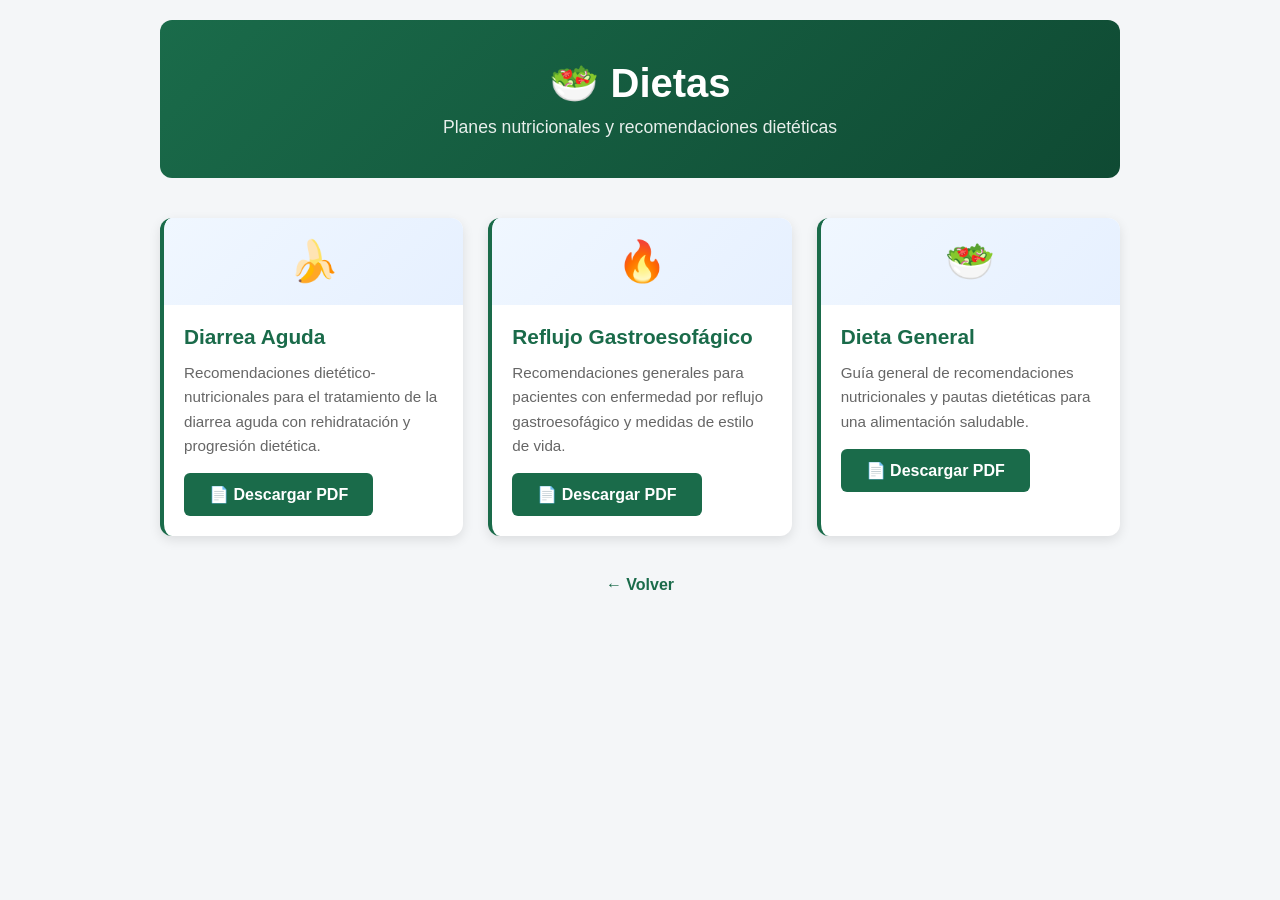
<file: dietas.html>
<!DOCTYPE html>
<html lang="es">
<head>
    <meta charset="UTF-8">
    <meta name="viewport" content="width=device-width, initial-scale=1.0">
    <title>Dietas - Centro de Salud Cartagena Este</title>
    <style>
        * { margin: 0; padding: 0; box-sizing: border-box; }
        body { font-family: -apple-system, BlinkMacSystemFont, 'Segoe UI', Roboto, sans-serif; background: #f4f6f8; color: #333; }
        .container { max-width: 1000px; margin: 0 auto; padding: 20px; }
        .header { background: linear-gradient(135deg, #1a6b4a, #0f4a33); color: white; padding: 40px; border-radius: 12px; margin-bottom: 40px; text-align: center; }
        .header h1 { font-size: 2.5rem; margin-bottom: 10px; }
        .header p { font-size: 1.1rem; opacity: 0.9; }
        .dietas-grid { display: grid; grid-template-columns: repeat(auto-fit, minmax(300px, 1fr)); gap: 25px; margin-bottom: 40px; }
        .dieta-card { background: white; border-radius: 12px; overflow: hidden; box-shadow: 0 4px 12px rgba(0, 0, 0, 0.1); transition: all 0.3s; border-left: 4px solid #1a6b4a; }
        .dieta-card:hover { transform: translateY(-5px); box-shadow: 0 8px 20px rgba(26, 107, 74, 0.2); }
        .dieta-icon { font-size: 2.5rem; padding: 20px; background: linear-gradient(135deg, #f0f7ff, #e6f0ff); text-align: center; }
        .dieta-content { padding: 20px; }
        .dieta-title { font-size: 1.3rem; font-weight: 700; margin-bottom: 12px; color: #1a6b4a; }
        .dieta-desc { font-size: 0.95rem; color: #666; margin-bottom: 15px; line-height: 1.6; }
        .dieta-btn { display: inline-block; padding: 12px 25px; background: #1a6b4a; color: white; border: none; border-radius: 6px; cursor: pointer; text-decoration: none; font-weight: 600; transition: all 0.3s; }
        .dieta-btn:hover { background: #0f4a33; }
        .nav-links { text-align: center; margin-top: 40px; }
        .nav-links a { margin: 0 15px; color: #1a6b4a; text-decoration: none; font-weight: 600; }
        .nav-links a:hover { text-decoration: underline; }
        @media (max-width: 768px) { .header h1 { font-size: 1.8rem; } }
    </style>
</head>
<body>
    <div class="container">
        <div class="header">
            <h1>🥗 Dietas</h1>
            <p>Planes nutricionales y recomendaciones dietéticas</p>
        </div>
        
        <div class="dietas-grid">
            <div class="dieta-card">
                <div class="dieta-icon">🍌</div>
                <div class="dieta-content">
                    <div class="dieta-title">Diarrea Aguda</div>
                    <div class="dieta-desc">Recomendaciones dietético-nutricionales para el tratamiento de la diarrea aguda con rehidratación y progresión dietética.</div>
                    <a href="dieta-diarrea-aguda.pdf" target="_blank" class="dieta-btn">📄 Descargar PDF</a>
                </div>
            </div>
            
            <div class="dieta-card">
                <div class="dieta-icon">🔥</div>
                <div class="dieta-content">
                    <div class="dieta-title">Reflujo Gastroesofágico</div>
                    <div class="dieta-desc">Recomendaciones generales para pacientes con enfermedad por reflujo gastroesofágico y medidas de estilo de vida.</div>
                    <a href="dieta-reflujo-gastroesofagico.pdf" target="_blank" class="dieta-btn">📄 Descargar PDF</a>
                </div>
            </div>
            
            <div class="dieta-card">
                <div class="dieta-icon">🥗</div>
                <div class="dieta-content">
                    <div class="dieta-title">Dieta General</div>
                    <div class="dieta-desc">Guía general de recomendaciones nutricionales y pautas dietéticas para una alimentación saludable.</div>
                    <a href="dieta-general.pdf" target="_blank" class="dieta-btn">📄 Descargar PDF</a>
                </div>
            </div>
        </div>
        
        <div class="nav-links">
            <a href="notebook-local.html">← Volver</a>
        </div>
    </div>
</body>
</html>
</file>
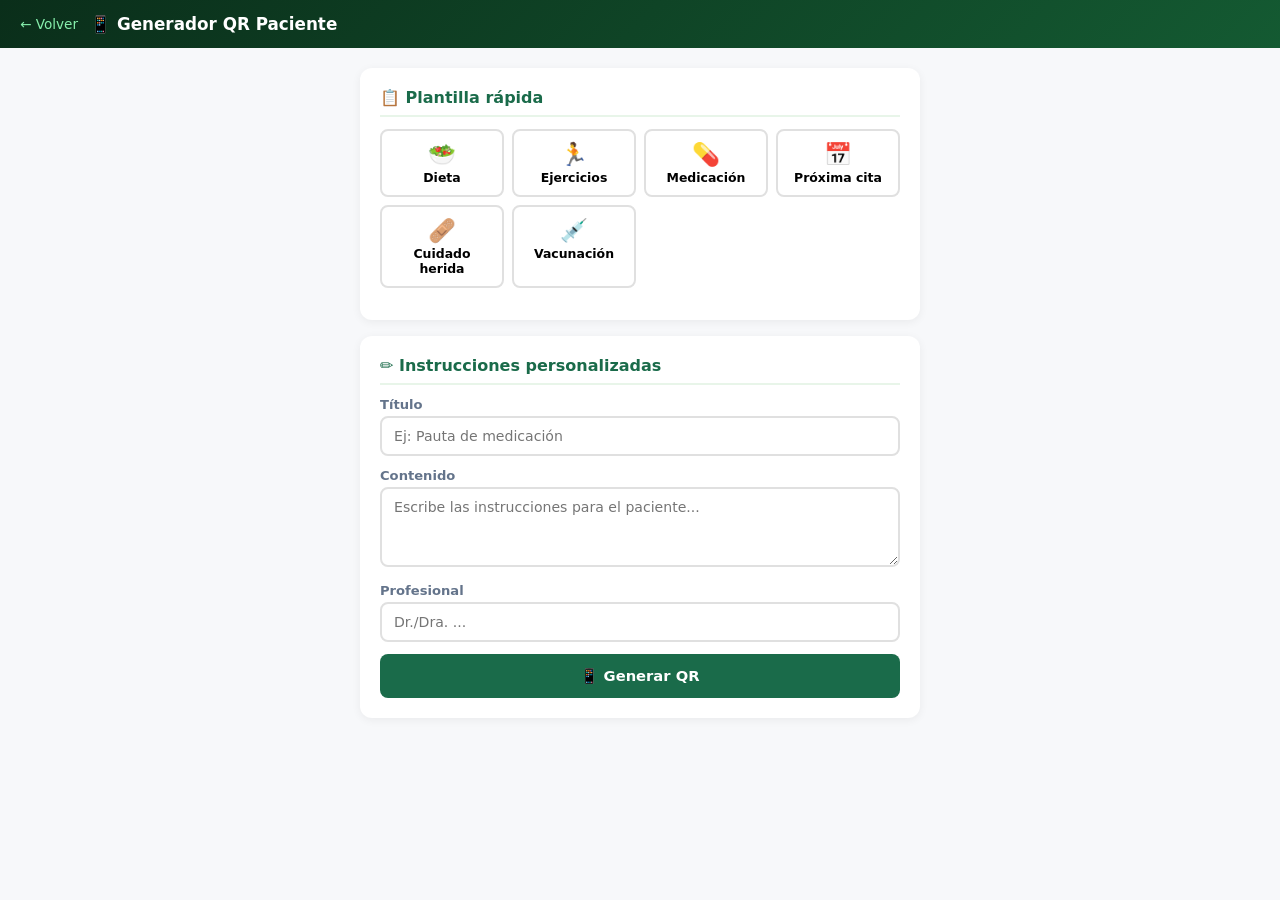
<file: generador-qr.html>
<!DOCTYPE html>
<html lang="es">
<head>
<meta charset="UTF-8">
<meta name="viewport" content="width=device-width, initial-scale=1.0">
<title>Generador QR Paciente | Área II Cartagena</title>
<style>
*{margin:0;padding:0;box-sizing:border-box}
body{font-family:'Segoe UI',system-ui,sans-serif;background:#f7f8fa;min-height:100vh}
.nav{background:linear-gradient(135deg,#0a2e1a,#145a32);padding:14px 20px;color:#fff;display:flex;align-items:center;gap:12px}
.nav h1{font-size:1.05rem}.nav a{color:#86efac;text-decoration:none;font-size:.85rem}
.container{max-width:600px;margin:0 auto;padding:20px}
.card{background:#fff;border-radius:12px;padding:20px;box-shadow:0 2px 10px rgba(0,0,0,.06);margin-bottom:16px}
.card h3{color:#1a6b4a;font-size:1rem;margin-bottom:12px;padding-bottom:8px;border-bottom:2px solid #e8f5e9}
.field{margin-bottom:12px}
.field label{display:block;font-size:.82rem;font-weight:600;color:#64748b;margin-bottom:4px}
.field input,.field textarea,.field select{width:100%;padding:10px 12px;border:2px solid #e0e0e0;border-radius:8px;font-size:.88rem;font-family:inherit}
.field textarea{min-height:80px;resize:vertical}
.field input:focus,.field textarea:focus,.field select:focus{outline:none;border-color:#1a6b4a}
.templates{display:grid;grid-template-columns:repeat(auto-fill,minmax(120px,1fr));gap:8px;margin-bottom:12px}
.tpl{padding:10px;border:2px solid #e0e0e0;border-radius:8px;text-align:center;cursor:pointer;font-size:.78rem;font-weight:600;transition:all .2s;background:#fff}
.tpl:hover,.tpl.active{border-color:#1a6b4a;background:#e8f5e9}
.tpl .ico{font-size:1.4rem;margin-bottom:2px}
.btn{background:#1a6b4a;color:#fff;border:none;padding:13px;border-radius:8px;font-size:.92rem;font-weight:700;cursor:pointer;width:100%;font-family:inherit}
.qr-result{text-align:center;padding:20px;display:none}
.qr-result canvas{border:8px solid #1a6b4a;border-radius:12px}
.qr-result .actions{display:flex;gap:8px;justify-content:center;margin-top:14px;flex-wrap:wrap}
.qr-result .actions button{padding:8px 16px;border-radius:8px;font-size:.82rem;font-weight:600;cursor:pointer;font-family:inherit;border:1px solid #e0e0e0}
</style>
</head>
<body>
<div class="nav"><a href="javascript:history.back()">← Volver</a><h1>📱 Generador QR Paciente</h1></div>
<div class="container">
    <div class="card">
        <h3>📋 Plantilla rápida</h3>
        <div class="templates">
            <div class="tpl" onclick="useTpl('dieta')"><div class="ico">🥗</div>Dieta</div>
            <div class="tpl" onclick="useTpl('ejercicio')"><div class="ico">🏃</div>Ejercicios</div>
            <div class="tpl" onclick="useTpl('medicacion')"><div class="ico">💊</div>Medicación</div>
            <div class="tpl" onclick="useTpl('cita')"><div class="ico">📅</div>Próxima cita</div>
            <div class="tpl" onclick="useTpl('herida')"><div class="ico">🩹</div>Cuidado herida</div>
            <div class="tpl" onclick="useTpl('vacuna')"><div class="ico">💉</div>Vacunación</div>
        </div>
    </div>
    <div class="card">
        <h3>✏️ Instrucciones personalizadas</h3>
        <div class="field"><label>Título</label><input type="text" id="qrTitulo" placeholder="Ej: Pauta de medicación"></div>
        <div class="field"><label>Contenido</label><textarea id="qrContenido" placeholder="Escribe las instrucciones para el paciente..."></textarea></div>
        <div class="field"><label>Profesional</label><input type="text" id="qrProf" placeholder="Dr./Dra. ..."></div>
        <button class="btn" onclick="generateQR()">📱 Generar QR</button>
    </div>
    <div class="qr-result" id="qrResult">
        <p style="font-size:.85rem;color:#64748b;margin-bottom:12px;">El paciente escanea este QR con su móvil para ver las instrucciones:</p>
        <canvas id="qrCanvas"></canvas>
        <div class="actions">
            <button onclick="downloadQR()" style="background:#1a6b4a;color:#fff;">💾 Descargar</button>
            <button onclick="printQR()">🖨️ Imprimir</button>
            <button onclick="copyText()">📋 Copiar texto</button>
        </div>
    </div>
</div>
<script>
var tpls={
    dieta:{titulo:'Pauta dietética',contenido:'RECOMENDACIONES DIETÉTICAS\n\n• Realizar 5 comidas al día\n• Beber 1.5-2 litros de agua\n• Reducir sal y grasas saturadas\n• Aumentar verduras y frutas\n• Evitar ultraprocesados\n• Cocinar al horno, plancha o vapor\n\nSeguimiento en 4 semanas.'},
    ejercicio:{titulo:'Pauta de ejercicios',contenido:'EJERCICIO TERAPÉUTICO\n\n• Caminar 30 min/día, 5 días/semana\n• Estiramientos suaves 10 min\n• Evitar cargar peso excesivo\n• Si hay dolor, parar y consultar\n\nRevisión en 2 semanas.'},
    medicacion:{titulo:'Pauta de medicación',contenido:'MEDICACIÓN PRESCRITA\n\n• Fármaco 1: ___ mg cada ___ horas\n• Fármaco 2: ___ mg cada ___ horas\n\nTomar con/sin alimentos.\nNo suspender sin consultar.\nAcudir a urgencias si reacción alérgica.'},
    cita:{titulo:'Próxima cita',contenido:'PRÓXIMA CITA\n\n📅 Fecha: ___\n⏰ Hora: ___\n📍 Centro de Salud Virgen de la Caridad\n\nTraer: tarjeta sanitaria, informes previos.\nLlamar si no puede asistir: 968 32 66 00'},
    herida:{titulo:'Cuidado de herida',contenido:'CUIDADO DE LA HERIDA\n\n• Mantener limpia y seca\n• Cambiar apósito cada 24-48h\n• Lavar con suero fisiológico\n• NO aplicar alcohol ni Betadine\n• Vigilar signos de infección: enrojecimiento, calor, pus\n\nRevisión enfermería en ___ días.'},
    vacuna:{titulo:'Vacunación',contenido:'VACUNACIÓN\n\n💉 Vacuna administrada: ___\n📅 Fecha: ___\n\nEfectos normales: dolor local, febrícula.\nConsultar si: fiebre >38.5°C, reacción alérgica.\n\nPróxima dosis: ___'}
};

function useTpl(key){
    document.querySelectorAll('.tpl').forEach(t=>t.classList.remove('active'));
    event.currentTarget.classList.add('active');
    document.getElementById('qrTitulo').value=tpls[key].titulo;
    document.getElementById('qrContenido').value=tpls[key].contenido;
}

function generateQR(){
    var titulo=document.getElementById('qrTitulo').value.trim();
    var contenido=document.getElementById('qrContenido').value.trim();
    var prof=document.getElementById('qrProf').value.trim();
    if(!contenido){alert('Escribe las instrucciones');return;}

    var text='🏥 ÁREA II CARTAGENA\n';
    if(titulo) text+='━━━━━━━━━━━━━━━━━━\n'+titulo.toUpperCase()+'\n━━━━━━━━━━━━━━━━━━\n\n';
    text+=contenido;
    if(prof) text+='\n\n👨‍⚕️ '+prof;
    text+='\n\n📅 '+new Date().toLocaleDateString('es-ES');

    // Simple QR generation using canvas (no external lib)
    drawQRCode(text);
    document.getElementById('qrResult').style.display='block';
}

function drawQRCode(text){
    // Since we can't use external QR libs, create a data URL that opens the text
    var canvas=document.getElementById('qrCanvas');
    var ctx=canvas.getContext('2d');
    canvas.width=280;canvas.height=340;
    ctx.fillStyle='#fff';ctx.fillRect(0,0,280,340);

    // Header
    ctx.fillStyle='#1a6b4a';ctx.fillRect(0,0,280,40);
    ctx.fillStyle='#fff';ctx.font='bold 14px Segoe UI';ctx.textAlign='center';
    ctx.fillText('🏥 Área II Cartagena',140,26);

    // QR placeholder - encode as simple visual pattern
    ctx.fillStyle='#1a6b4a';
    var data=text;
    var size=200;var modules=25;var cellSize=size/modules;
    var startX=40;var startY=55;

    // Generate a visual pattern based on the text hash
    for(var r=0;r<modules;r++){
        for(var c=0;c<modules;c++){
            // Position detection patterns (corners)
            if((r<7&&c<7)||(r<7&&c>=modules-7)||(r>=modules-7&&c<7)){
                var inOuter=(r<7&&c<7&&(r===0||r===6||c===0||c===6||(r>=2&&r<=4&&c>=2&&c<=4)))||
                            (r<7&&c>=modules-7&&(r===0||r===6||c===modules-1||c===modules-7||(r>=2&&r<=4&&c>=modules-5&&c<=modules-3)))||
                            (r>=modules-7&&c<7&&(r===modules-1||r===modules-7||c===0||c===6||(r>=modules-5&&r<=modules-3&&c>=2&&c<=4)));
                if(inOuter) ctx.fillRect(startX+c*cellSize,startY+r*cellSize,cellSize,cellSize);
            } else {
                // Data area - use hash of text
                var hash=(data.charCodeAt(r%data.length)+data.charCodeAt(c%data.length)+r*c)%3;
                if(hash===0) ctx.fillRect(startX+c*cellSize,startY+r*cellSize,cellSize,cellSize);
            }
        }
    }

    // Footer text
    ctx.fillStyle='#333';ctx.font='11px Segoe UI';ctx.textAlign='center';
    ctx.fillText('Escanea para ver instrucciones',140,280);
    ctx.font='9px Segoe UI';ctx.fillStyle='#999';
    ctx.fillText(new Date().toLocaleDateString('es-ES'),140,295);
    ctx.fillText('C.S. Virgen de la Caridad',140,308);

    // Store text for copy/download
    canvas.dataset.text=text;
}

function downloadQR(){
    var canvas=document.getElementById('qrCanvas');
    var link=document.createElement('a');
    link.download='instrucciones-paciente-'+Date.now()+'.png';
    link.href=canvas.toDataURL();
    link.click();
}

function printQR(){
    var canvas=document.getElementById('qrCanvas');
    var text=canvas.dataset.text;
    var w=window.open('','_blank');
    w.document.write('<html><body style="font-family:Segoe UI,sans-serif;padding:40px;max-width:600px;margin:0 auto;">');
    w.document.write('<div style="text-align:center;margin-bottom:20px;"><img src="'+canvas.toDataURL()+'" style="max-width:200px;"></div>');
    w.document.write('<pre style="white-space:pre-wrap;font-family:Segoe UI,sans-serif;font-size:14px;line-height:1.6;">'+text.replace(/</g,'&lt;')+'</pre>');
    w.document.write('<hr style="margin:20px 0;"><p style="font-size:11px;color:#888;">Centro de Salud Virgen de la Caridad · Área II Cartagena · '+new Date().toLocaleDateString('es-ES')+'</p>');
    w.document.write('</body></html>');
    w.document.close();
    w.print();
}

function copyText(){
    var canvas=document.getElementById('qrCanvas');
    navigator.clipboard.writeText(canvas.dataset.text).then(()=>alert('✅ Texto copiado'));
}
</script>
</body>
</html>
</file>
